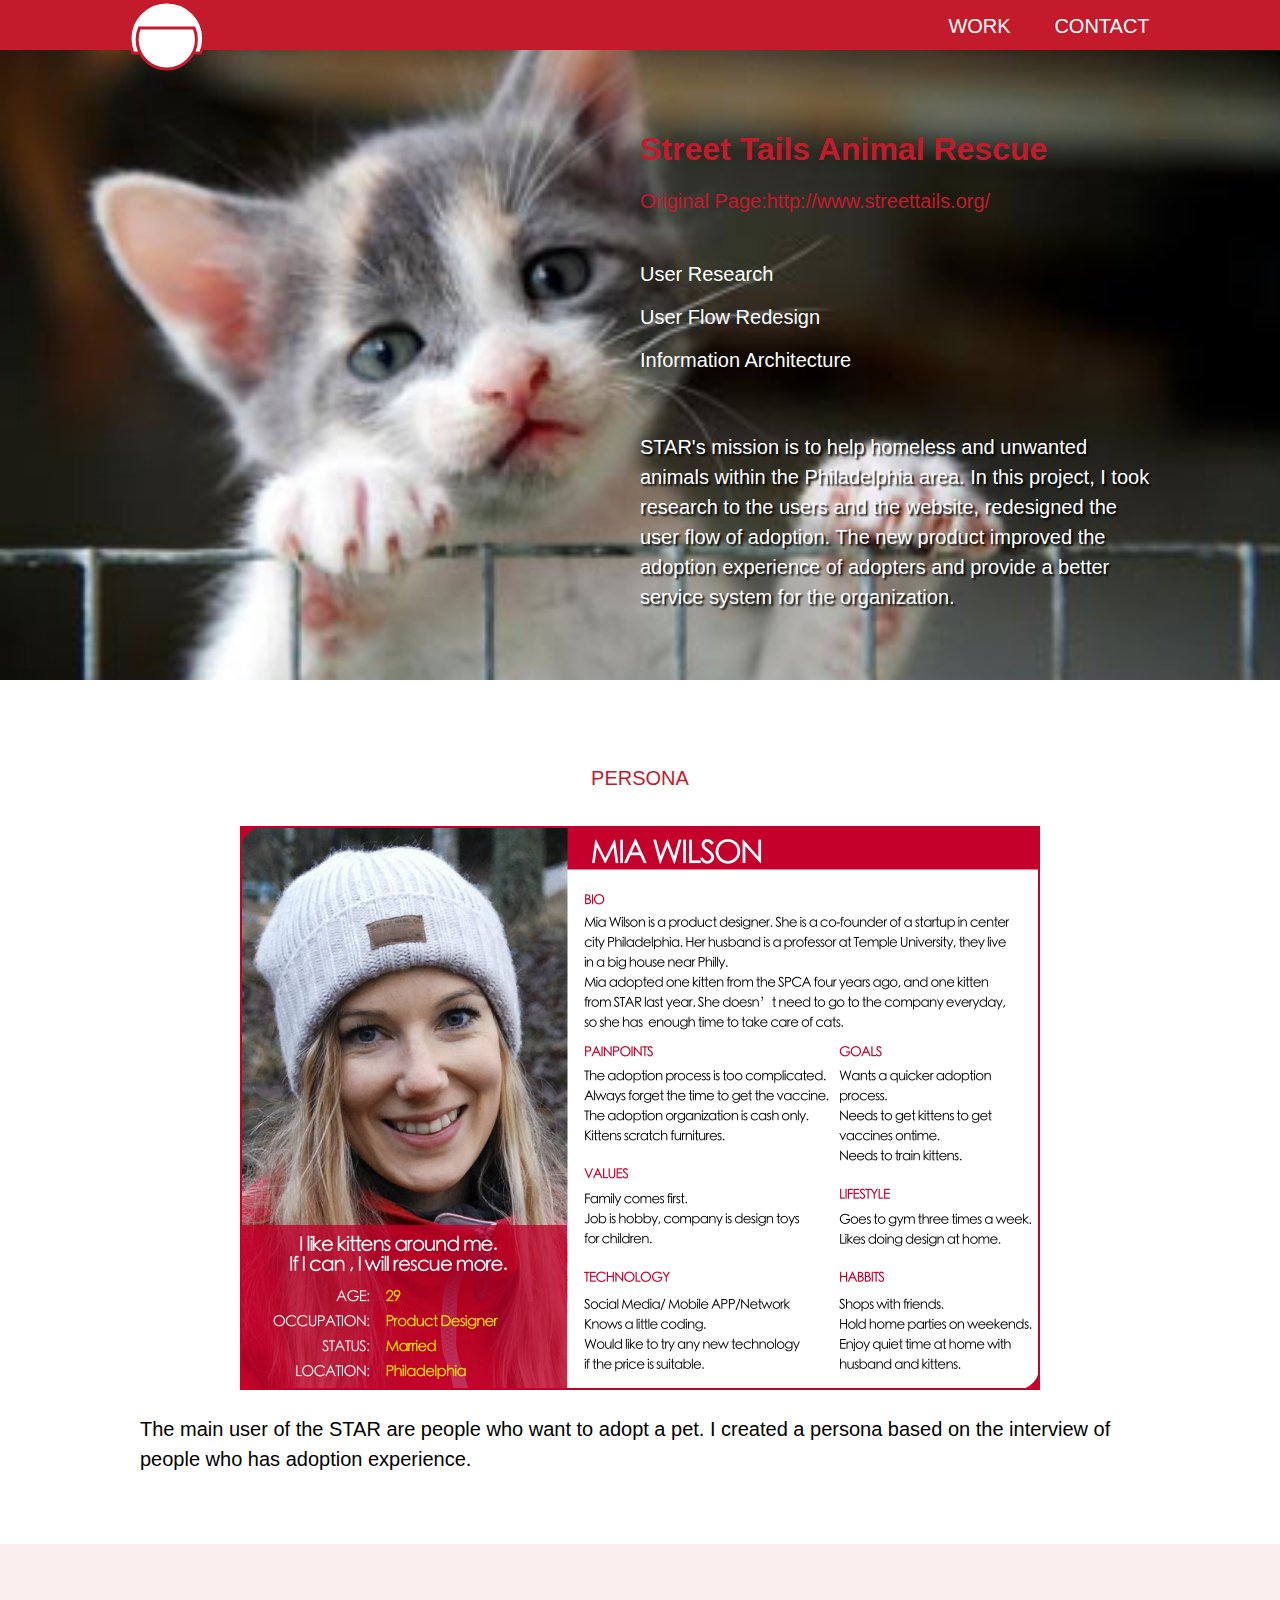
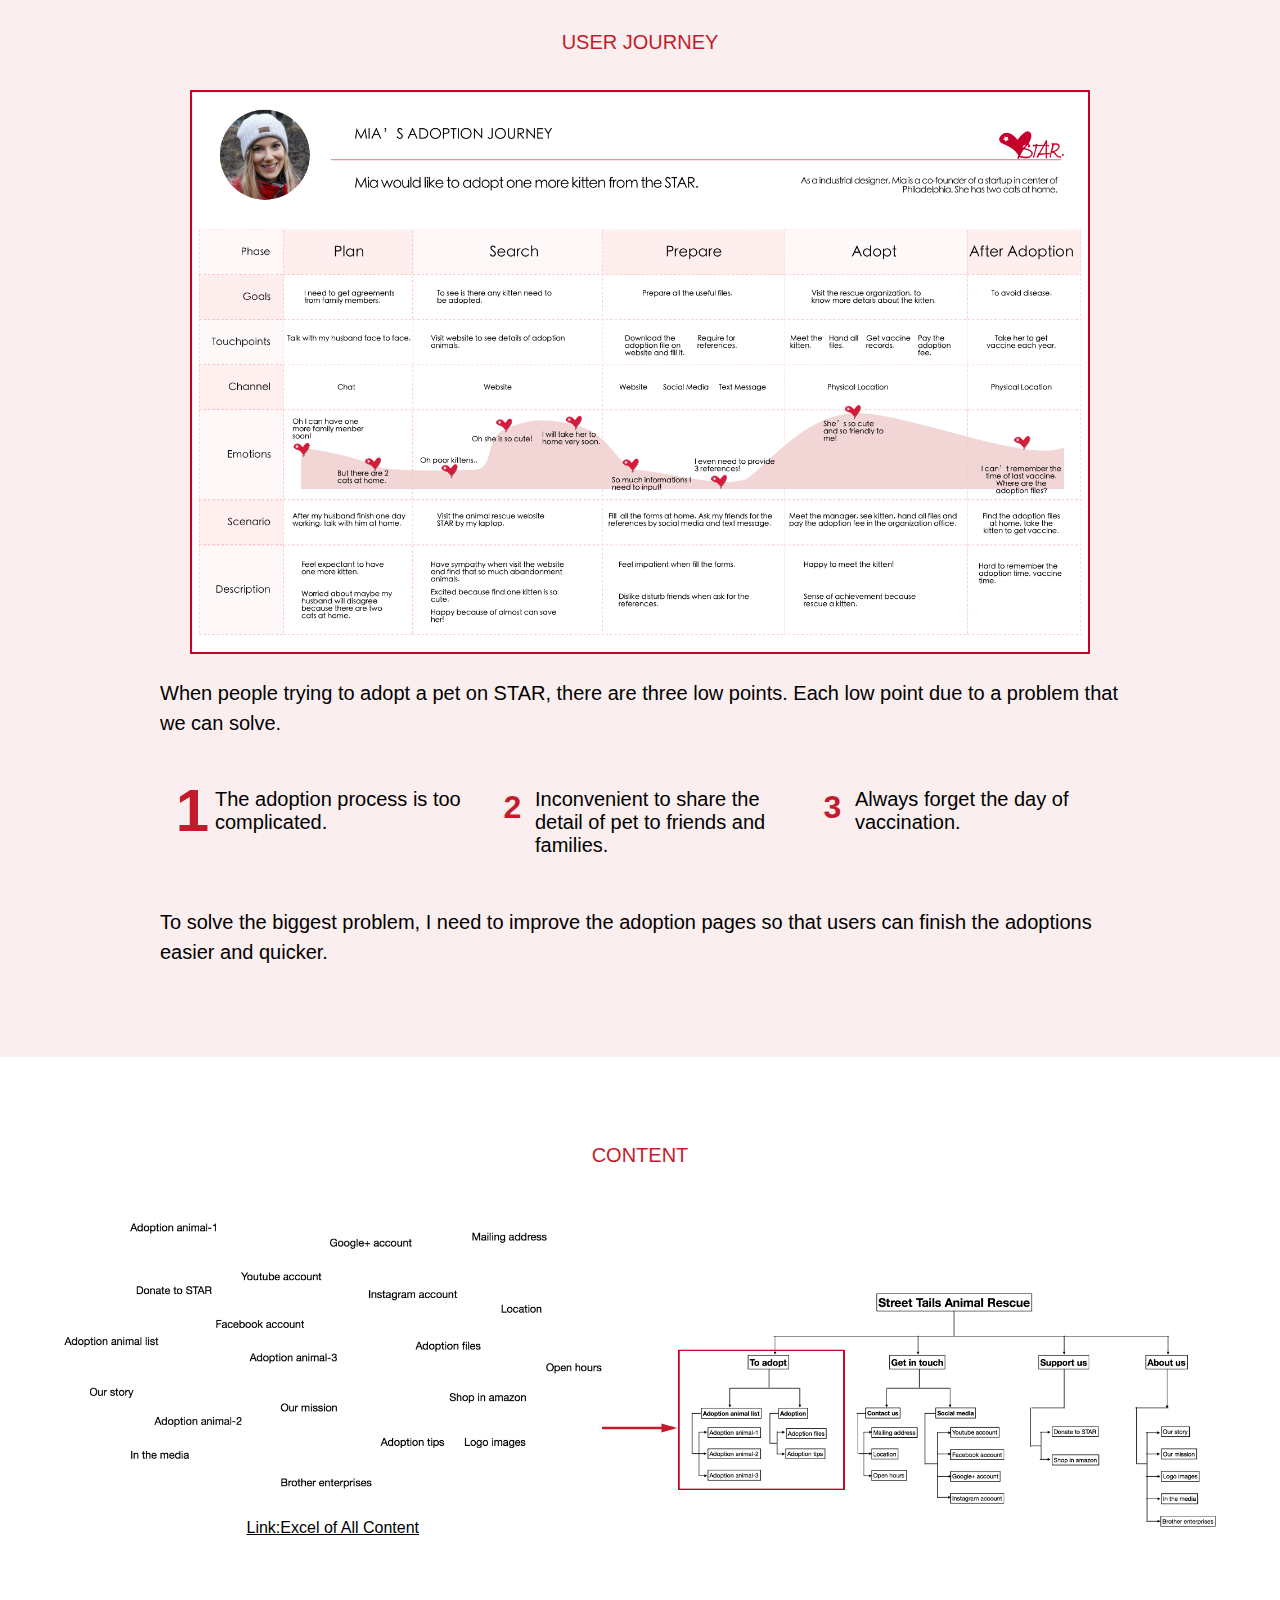
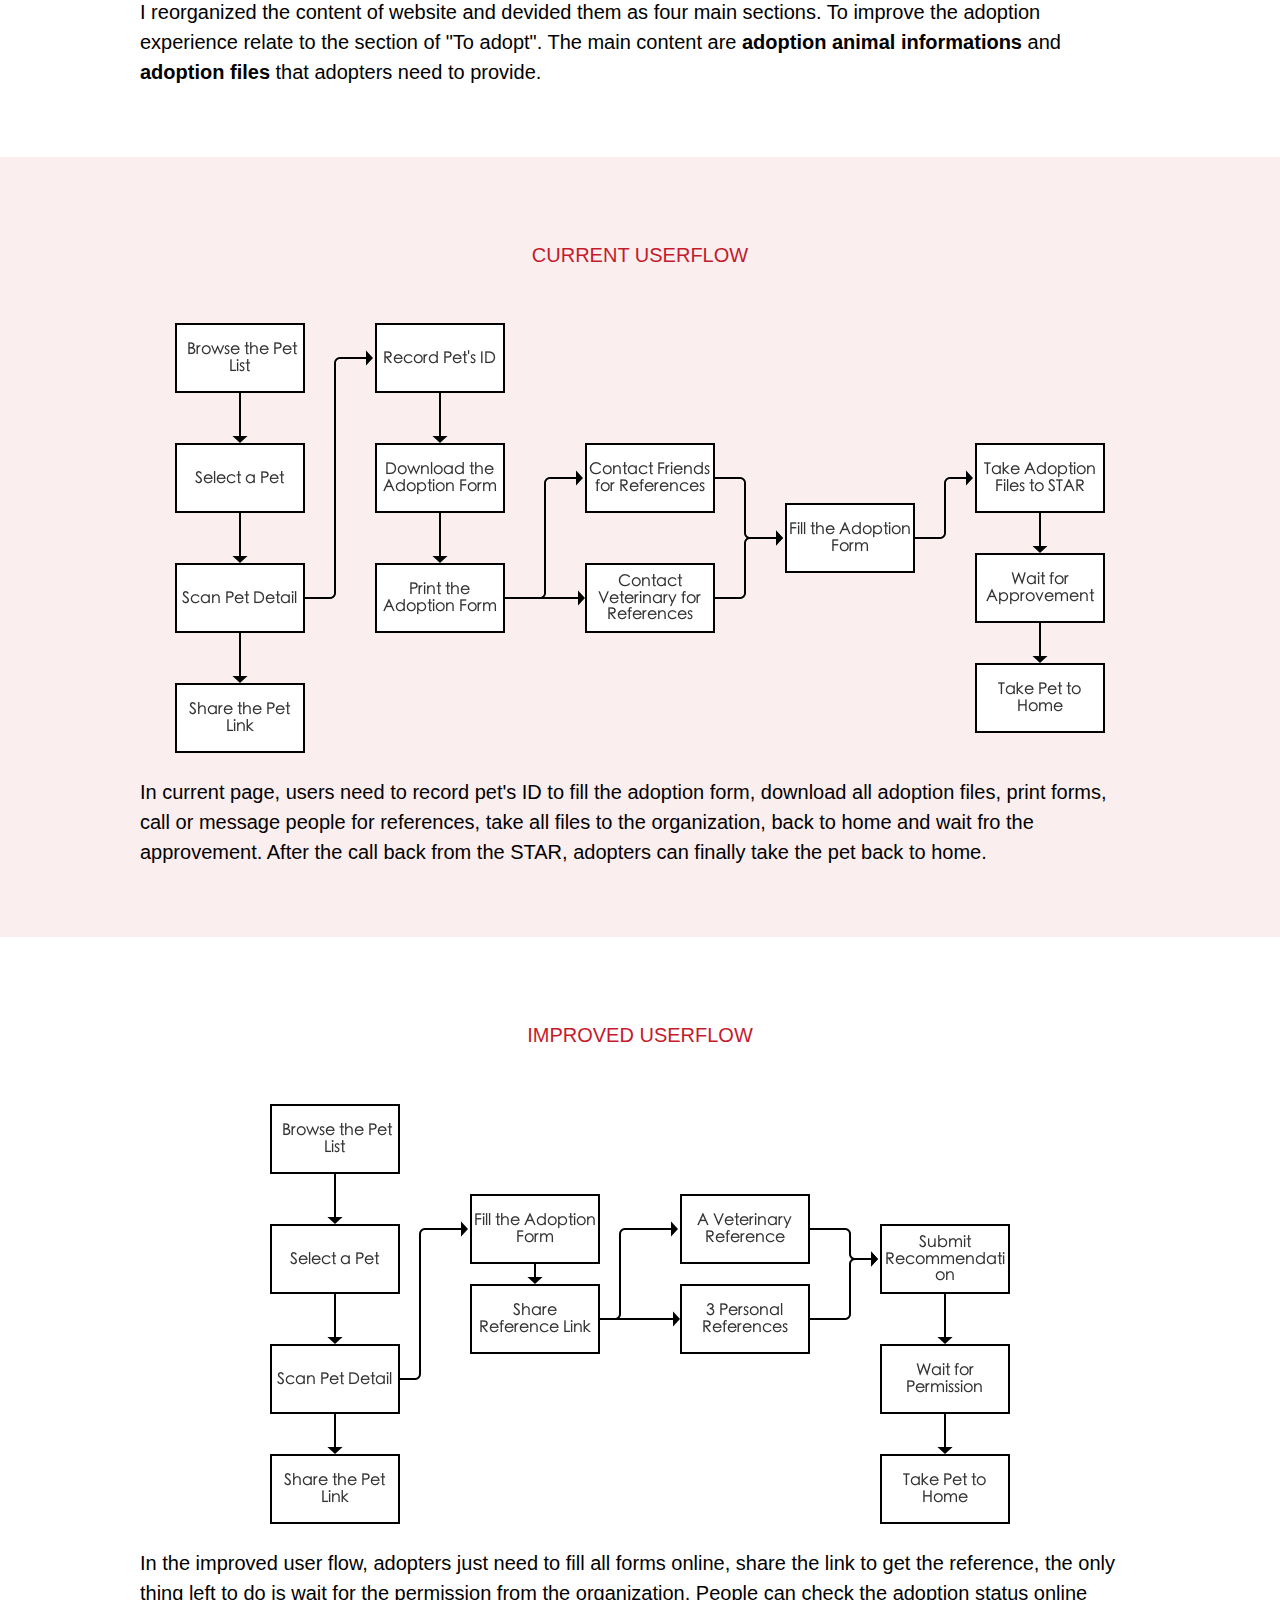
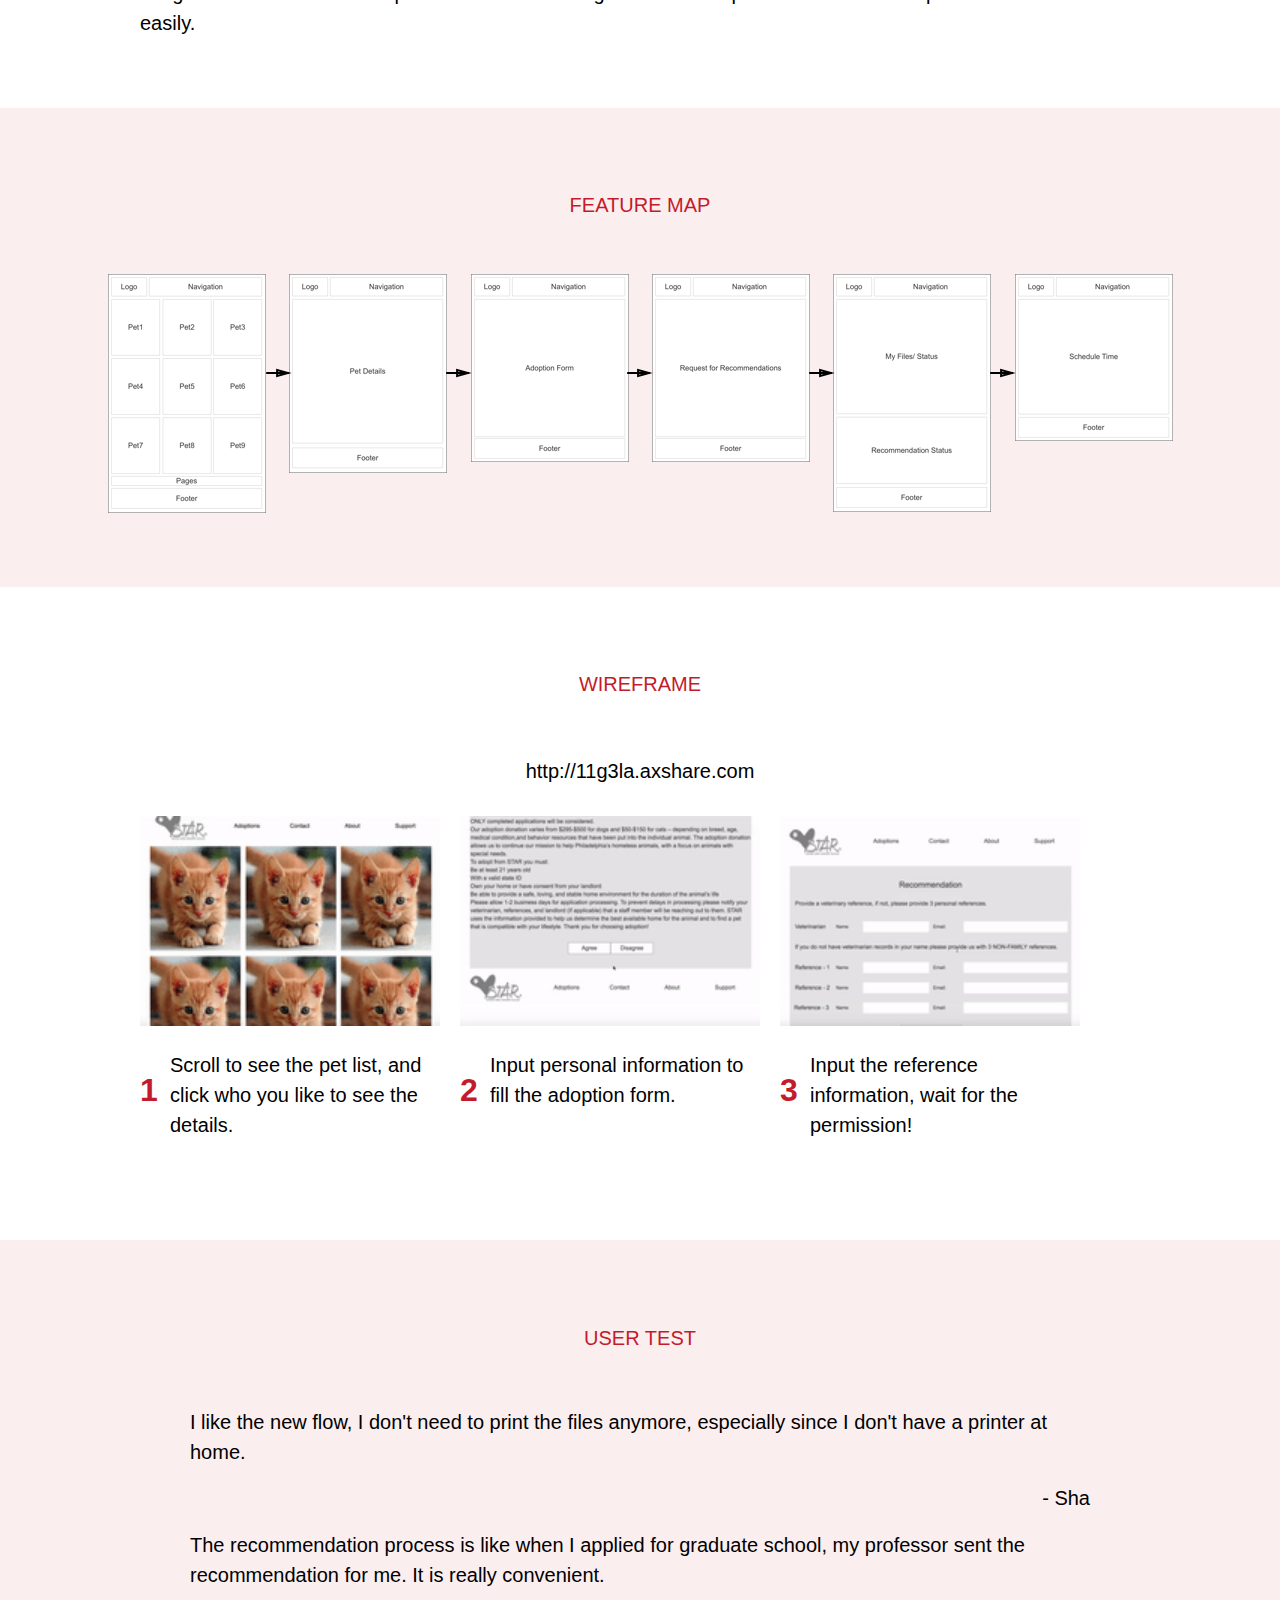
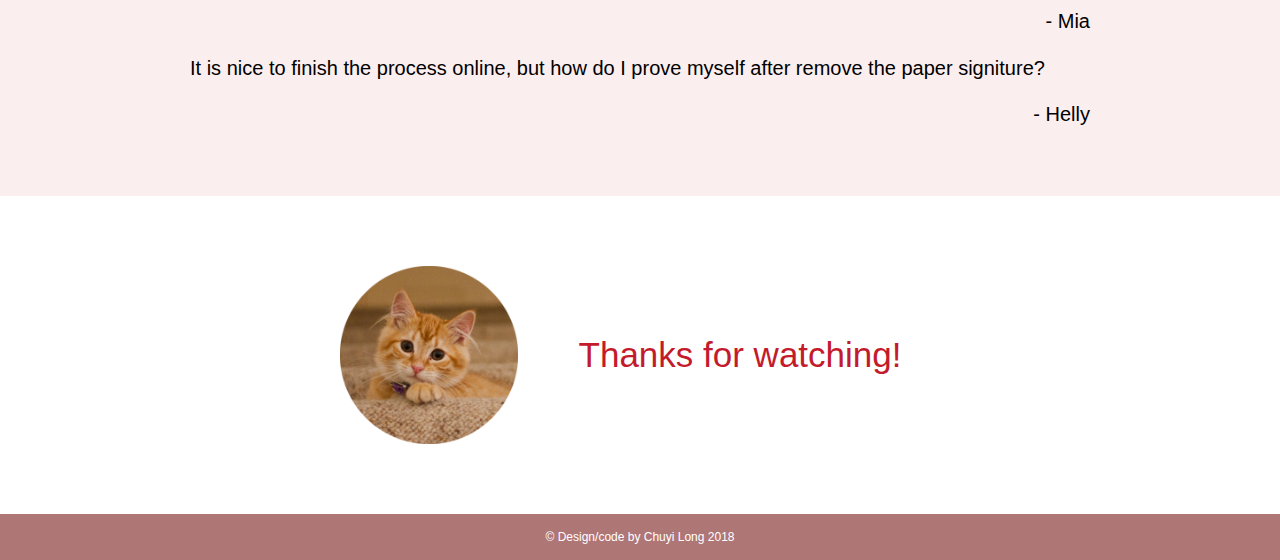
<file: animalrescue.html>
<!DOCTYPE html>
<html>
<head>
	<title></title>
	<link rel="stylesheet" type="text/css" href="style.css">
	<meta http-equiv="Content-Type" content="text/html; charset=gb2312" /> 
	<meta charste="utf-8">
</head>
<body>
<header>
	<div class="header-animal">
		<div class="header-container">
			<div class="header-left">
				<a href="http://chuyilong.com">
					<img src="images/icon-chuyi-star.svg">
				</a>
			</div>
			<div class="header-right">
				<a href="index.html#contact-id">
					<h1>CONTACT</h1>
				</a>
				<!-- <a href="index.html#about-id">
					<h2>ABOUT</h2>
				</a> -->
				
				<a href="index.html#work-id">
				    <div class="work-hover">
						<h3>WORK</h3>
					</div>
				</a>
				<!-- <div class="work-item">
					<h4>Silent Shield Brewery </h4>
					<h4>Project-2</h4>
					<h4>Project-3</h4>
					<h4>Project-4</h4>
				</div> -->
			</div>
		</div>
	</div>
</header>
	<div class="star-project">
		<div class="star-discription">
			<div class="star-dis">
				<h1>Street Tails Animal Rescue</h1>
				<h5>Original Page:http://www.streettails.org/</h5>
				<h3>User Research</h3>
				<h3>User Flow Redesign</h3>
				<h3>Information Architecture</h3>
				<p>STAR's mission is to help homeless and unwanted animals within the Philadelphia area. In this project, I took research to the users and the website, redesigned the user flow of adoption. The  new product improved the adoption experience of adopters and provide a better service system for the organization.</p>
			</div>
		</div>
		<div class="star-persona">
			<h2>PERSONA</h2>
			<img src="images/star-persona.png">
			<p>The main user of the STAR are people who want to adopt a pet. I created a persona based on the interview of people who has adoption experience.</p>
		</div>
		<div class="star-journey">
			<h2>USER JOURNEY</h2>
			<img src="images/star-userflow.png">
			
			<div class="star-problem">
			<p>When people trying to adopt a pet on STAR, there are three low points. Each low point due to a problem that we can solve.</p>
				<div class="star-j-1">
					<h1>1</h1>
					<h3>The adoption process is too complicated.</h3>
				</div>
				<div class="star-j-2">
					<h1>2</h1>
					<h3>Inconvenient to share the detail of pet to friends and families.</h3>
				</div>
				<div class="star-j-3">
					<h1>3</h1>
					<h3>Always forget the day of vaccination.</h3>
				</div>
				<p>To solve the biggest problem, I need to improve the adoption pages so that users can finish the adoptions easier and quicker.</p>
			</div>
		</div>
		<div class="star-content">
			<h2>CONTENT</h2>
			<div class="star-allcontent">
				<img src="images/star-content.png">
				<a href="star-content/ContentAudit-ChuyiLong.xlsx">Link:Excel of All Content</a>
			</div>
			<div class="star-arrow">
				<img src="images/animal-arrow.svg">
			</div>
			<div class="star-recontent">
				<img src="images/star-recontent.png">
			</div>
			<p>I reorganized the content of website and devided them as four main sections. To improve the adoption experience relate to the section of "To adopt". The main content are <span>adoption animal informations</span> and <span>adoption files </span>that adopters need to provide.</p>
		</div>
		<div class="star-flow-1">
			<h2>CURRENT USERFLOW</h2>
			<img src="images/star-current-flow.png">
			<p>In current page, users need to record pet's ID to fill the adoption form, download all adoption files, print forms, call or message people for references, take all files to the organization, back to home and wait fro the approvement. After the call back from the STAR, adopters can finally take the pet back to home.</p>
		</div>
		<div class="star-flow-2">
			<h2>IMPROVED USERFLOW</h2>
			<img src="images/star-improved-flow.png">
			<p>In the improved user flow, adopters just need to fill all forms online, share the link to get the reference, the only thing left to do is wait for the permission from the organization. People can check the adoption status online easily. </p>
		</div>
		<div class="star-featuremap">
			<h2>FEATURE MAP</h2>
			<img src="images/star-featuremap.png">
		</div>
		<div class="star-wireframe">
			<h2>WIREFRAME</h2>
				<a href="http://11g3la.axshare.com">
					<p>http://11g3la.axshare.com</p>
				</a>
			<div class="star-wire-con">
				<div class="star-wire-1">
					<img src="images/animal-1.gif">
					<div class="star-wire">
						<h1>1</h1>
						<p>Scroll to see the pet list, and click who you like to see the details.</p>
					</div>
				</div>
				<div class="star-wire-2">
					<img src="images/animal-2.gif">
					<div class="star-wire">
						<h1>2</h1>
						<p>Input personal information to fill the adoption form.</p>
					</div>
				</div>
				<div class="star-wire-3">
					<img src="images/animal-3.gif">
					<div class="star-wire">
						<h1>3</h1>
						<p>Input the reference information, wait for the permission!</p>
					</div>
				</div>
			</div>
		</div>
		<div class="star-test">
			<div class="star-tests">
				<h2>USER TEST</h2>
				<p>I like the new flow, I don't need to print the files anymore, especially since I don't have a printer at home. </p>
				<h5>- Sha</h5>
				<p>The recommendation process is like when I applied for graduate school, my professor sent the recommendation for me. It is really convenient.</p>
				<h5>- Mia</h5>
				<p>It is nice to finish the process online, but how do I prove myself after remove the paper signiture?</p>
				<h5>- Helly</h5>
			</div>
		</div>
		<div class="star-watch">
			<div class="star-w-c">
				<img src="images/star-111.png">
				<h2>Thanks for watching!</h2>
			</div>
		</div>
	</div>
	<div class="code">
		<div class="code-star">
			<h4>&copy; Design/code by Chuyi Long 2018<h4>
		</div>
	</div>
</body>
</html>
</file>
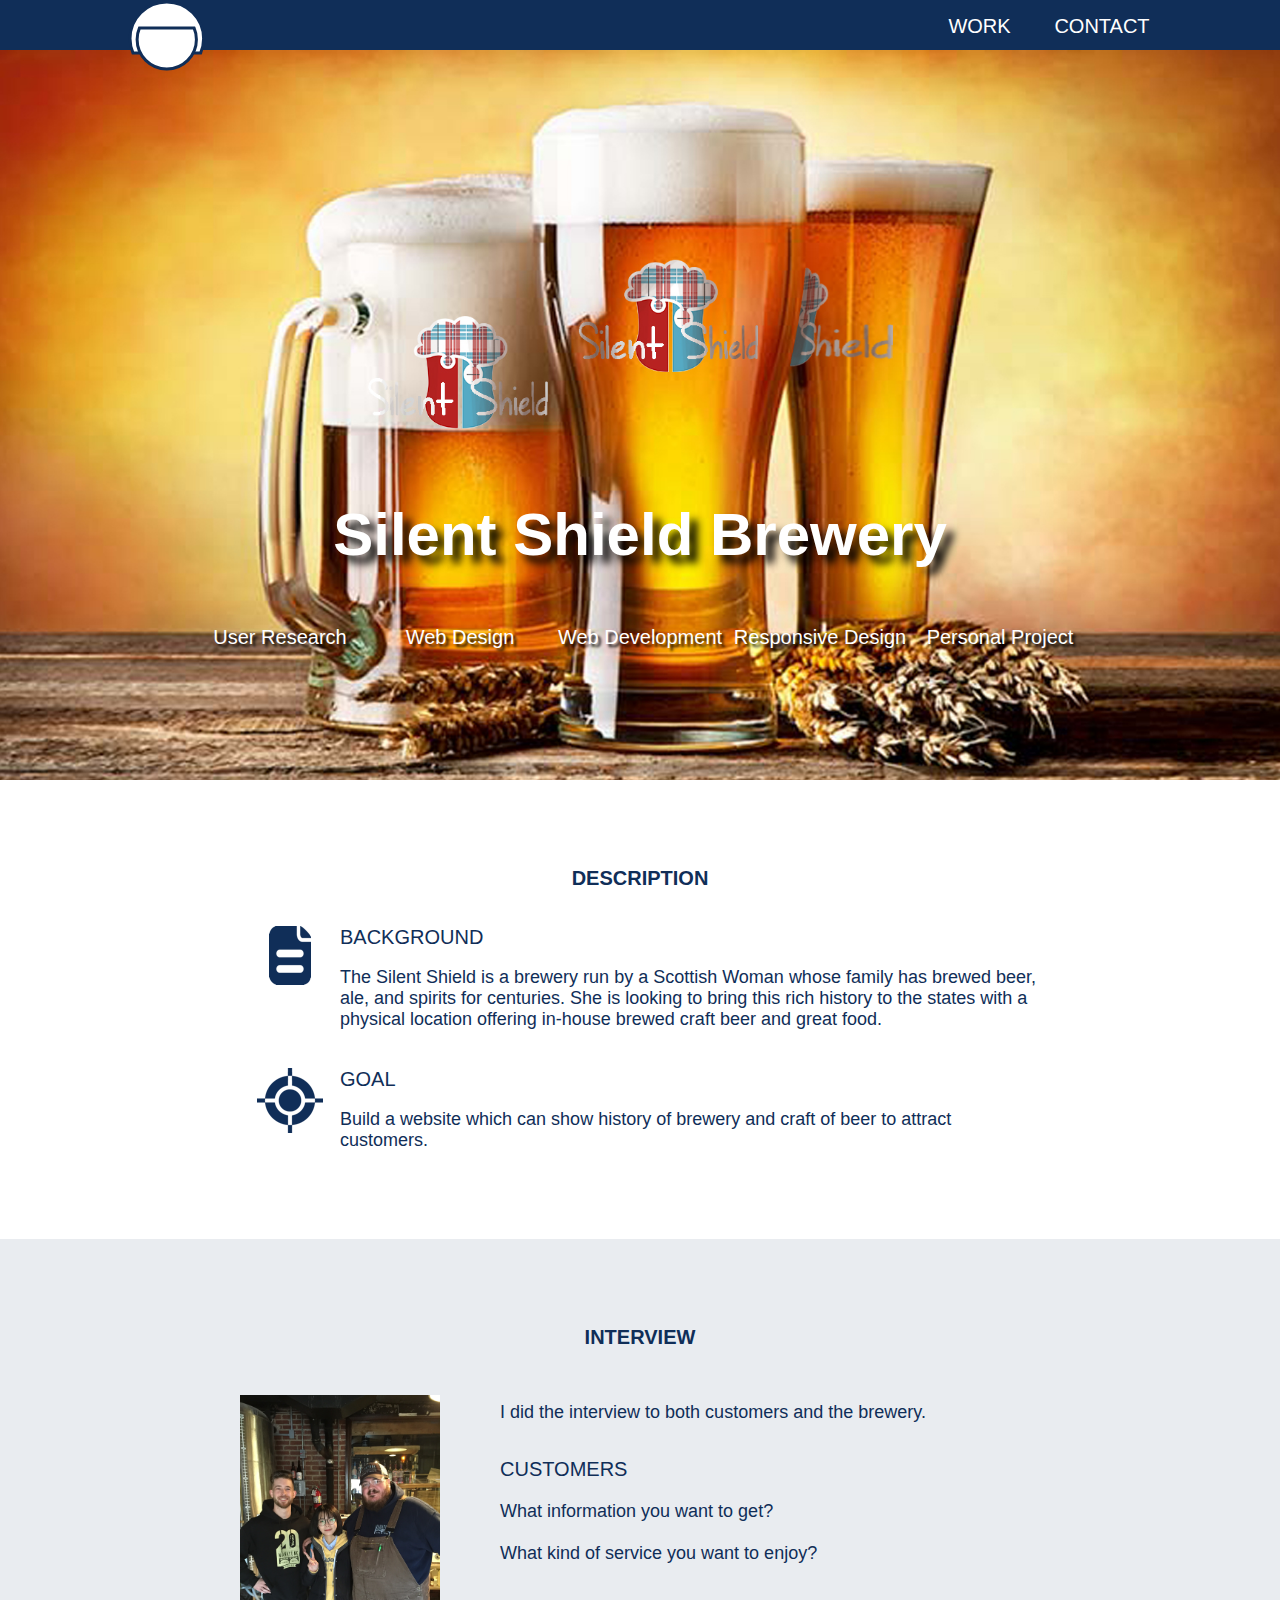
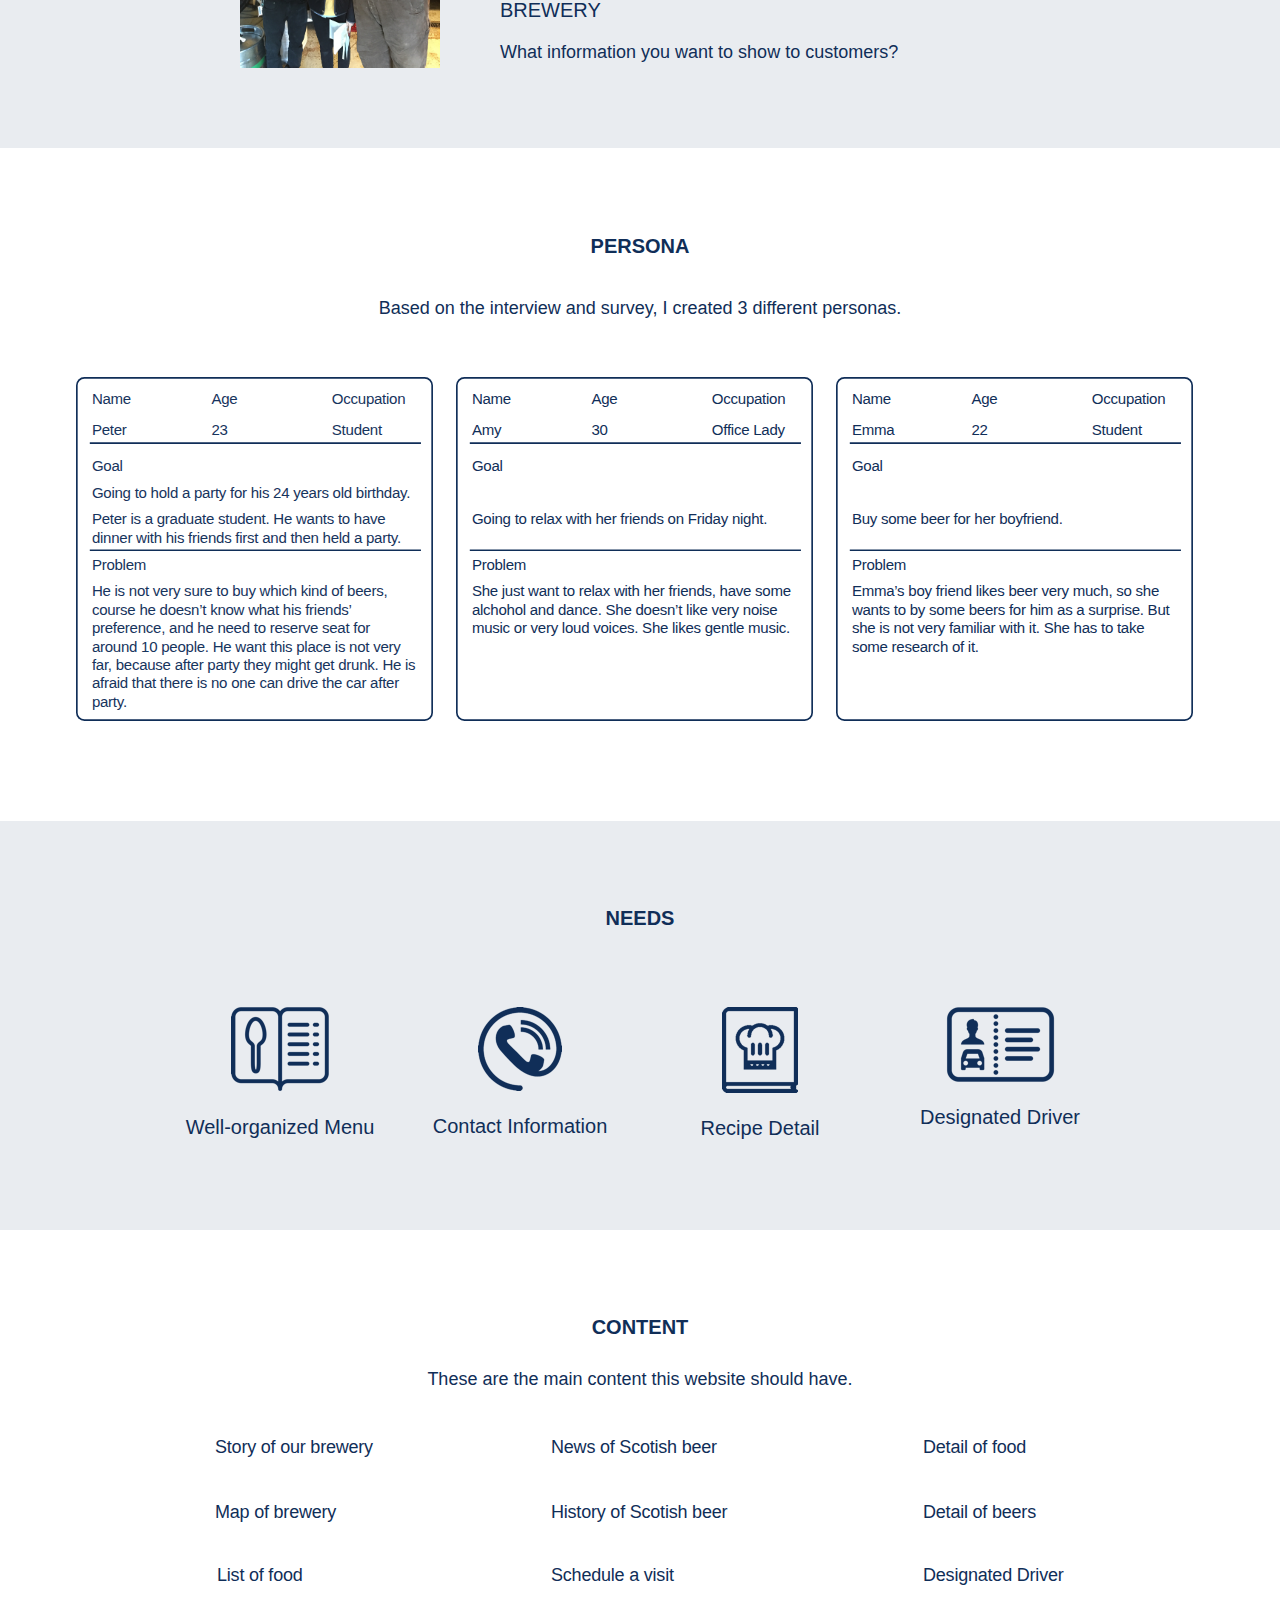
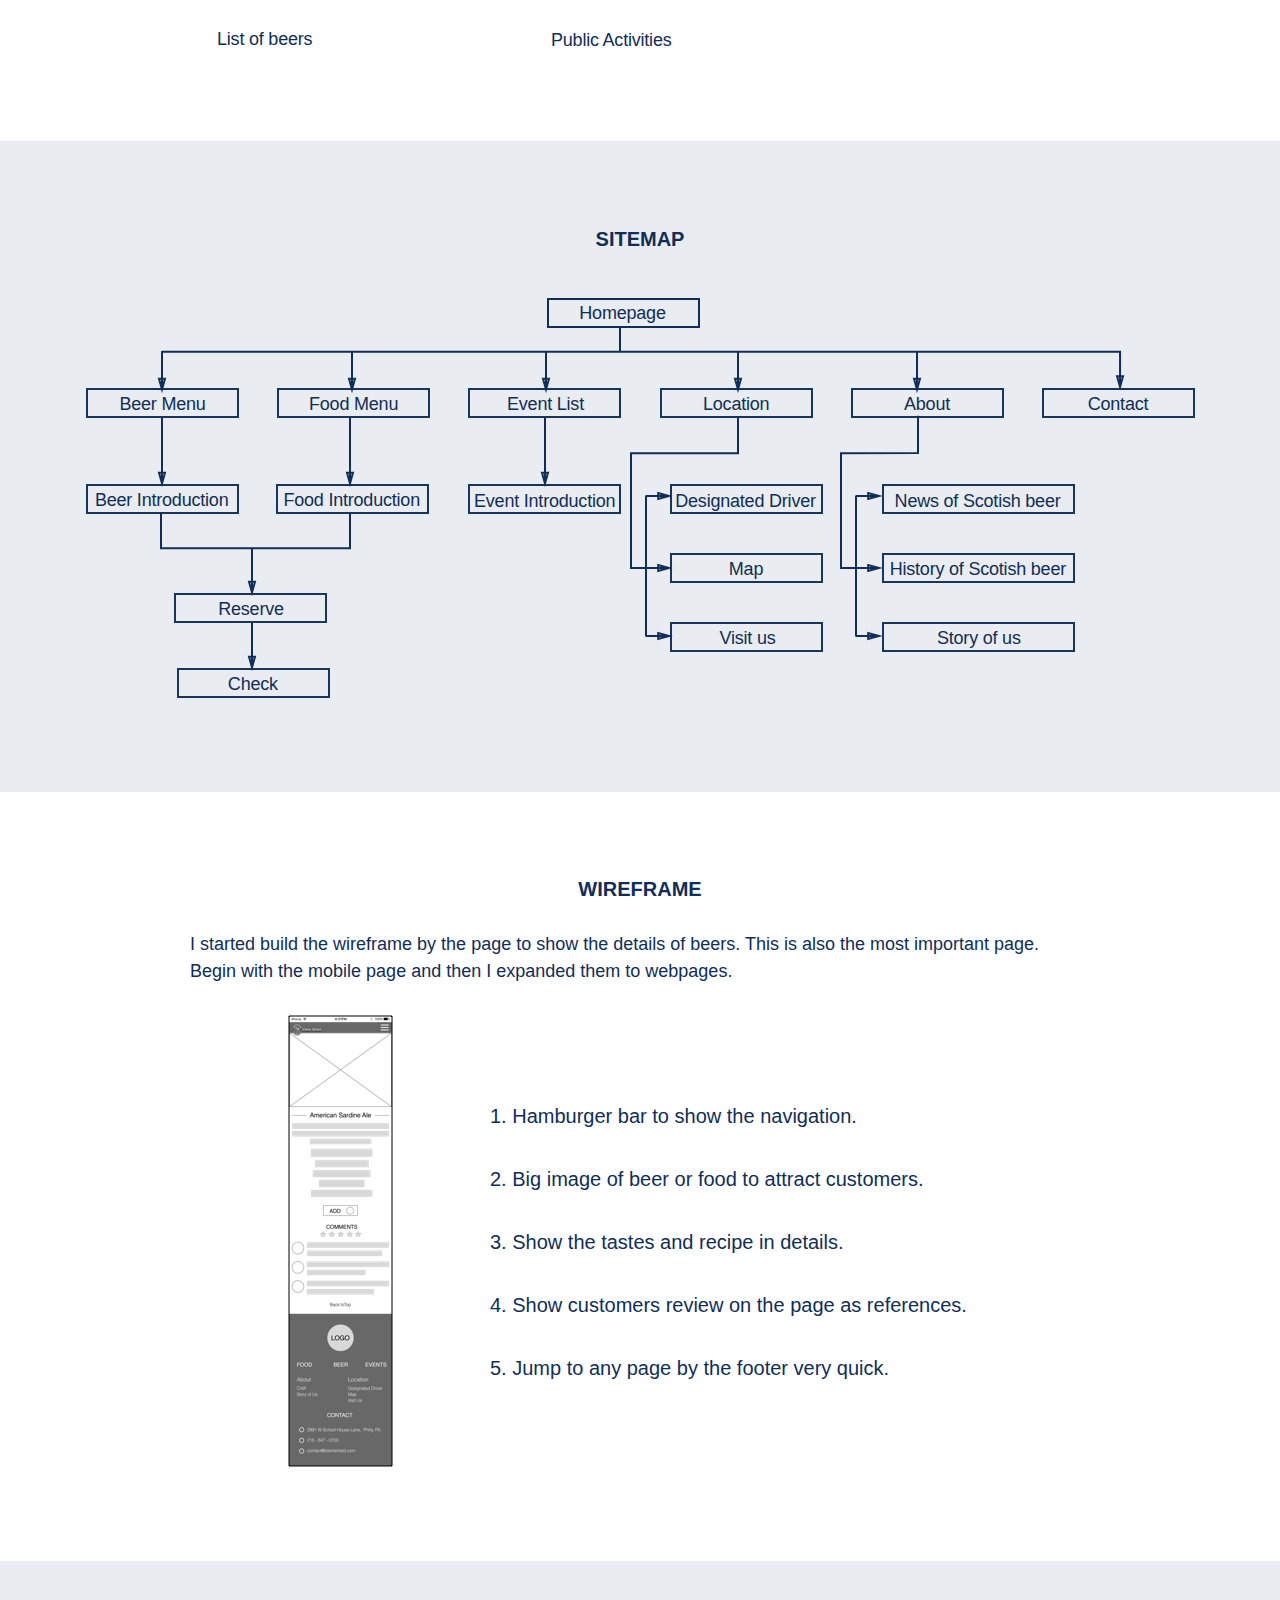
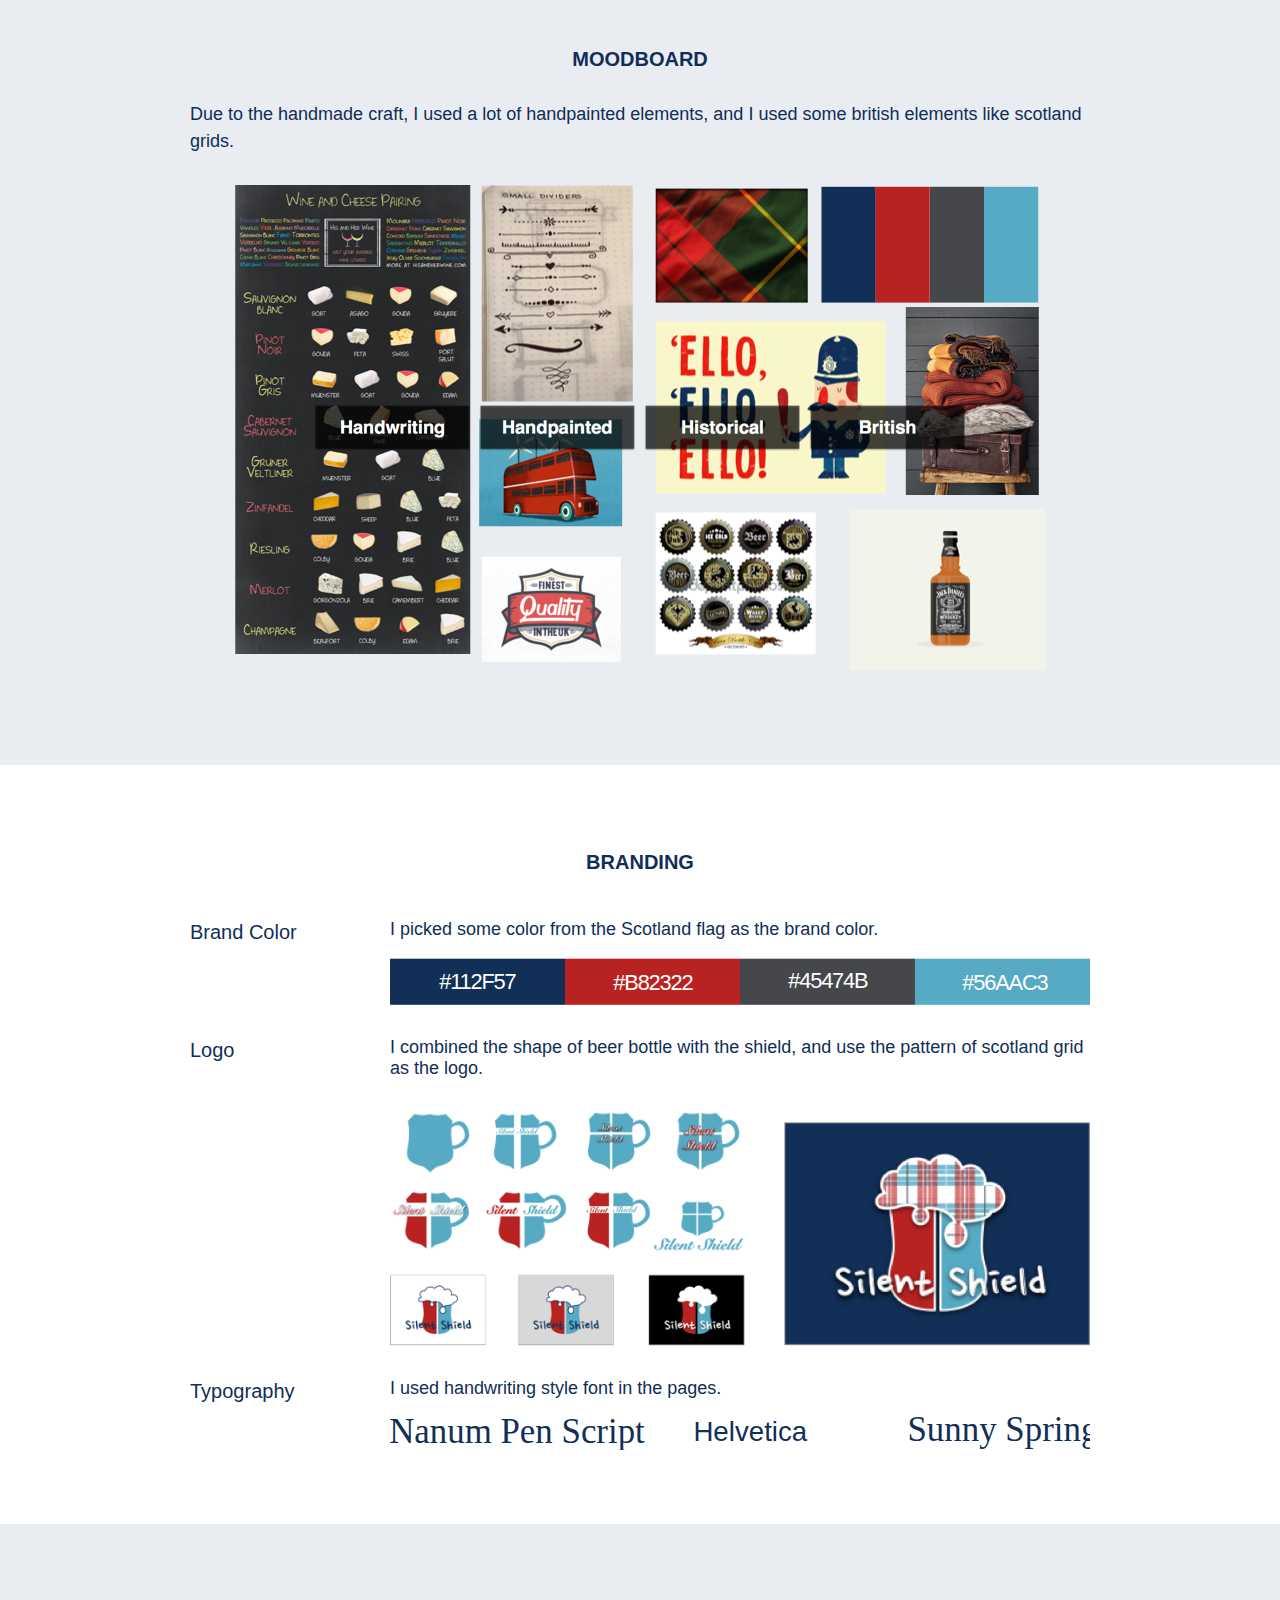
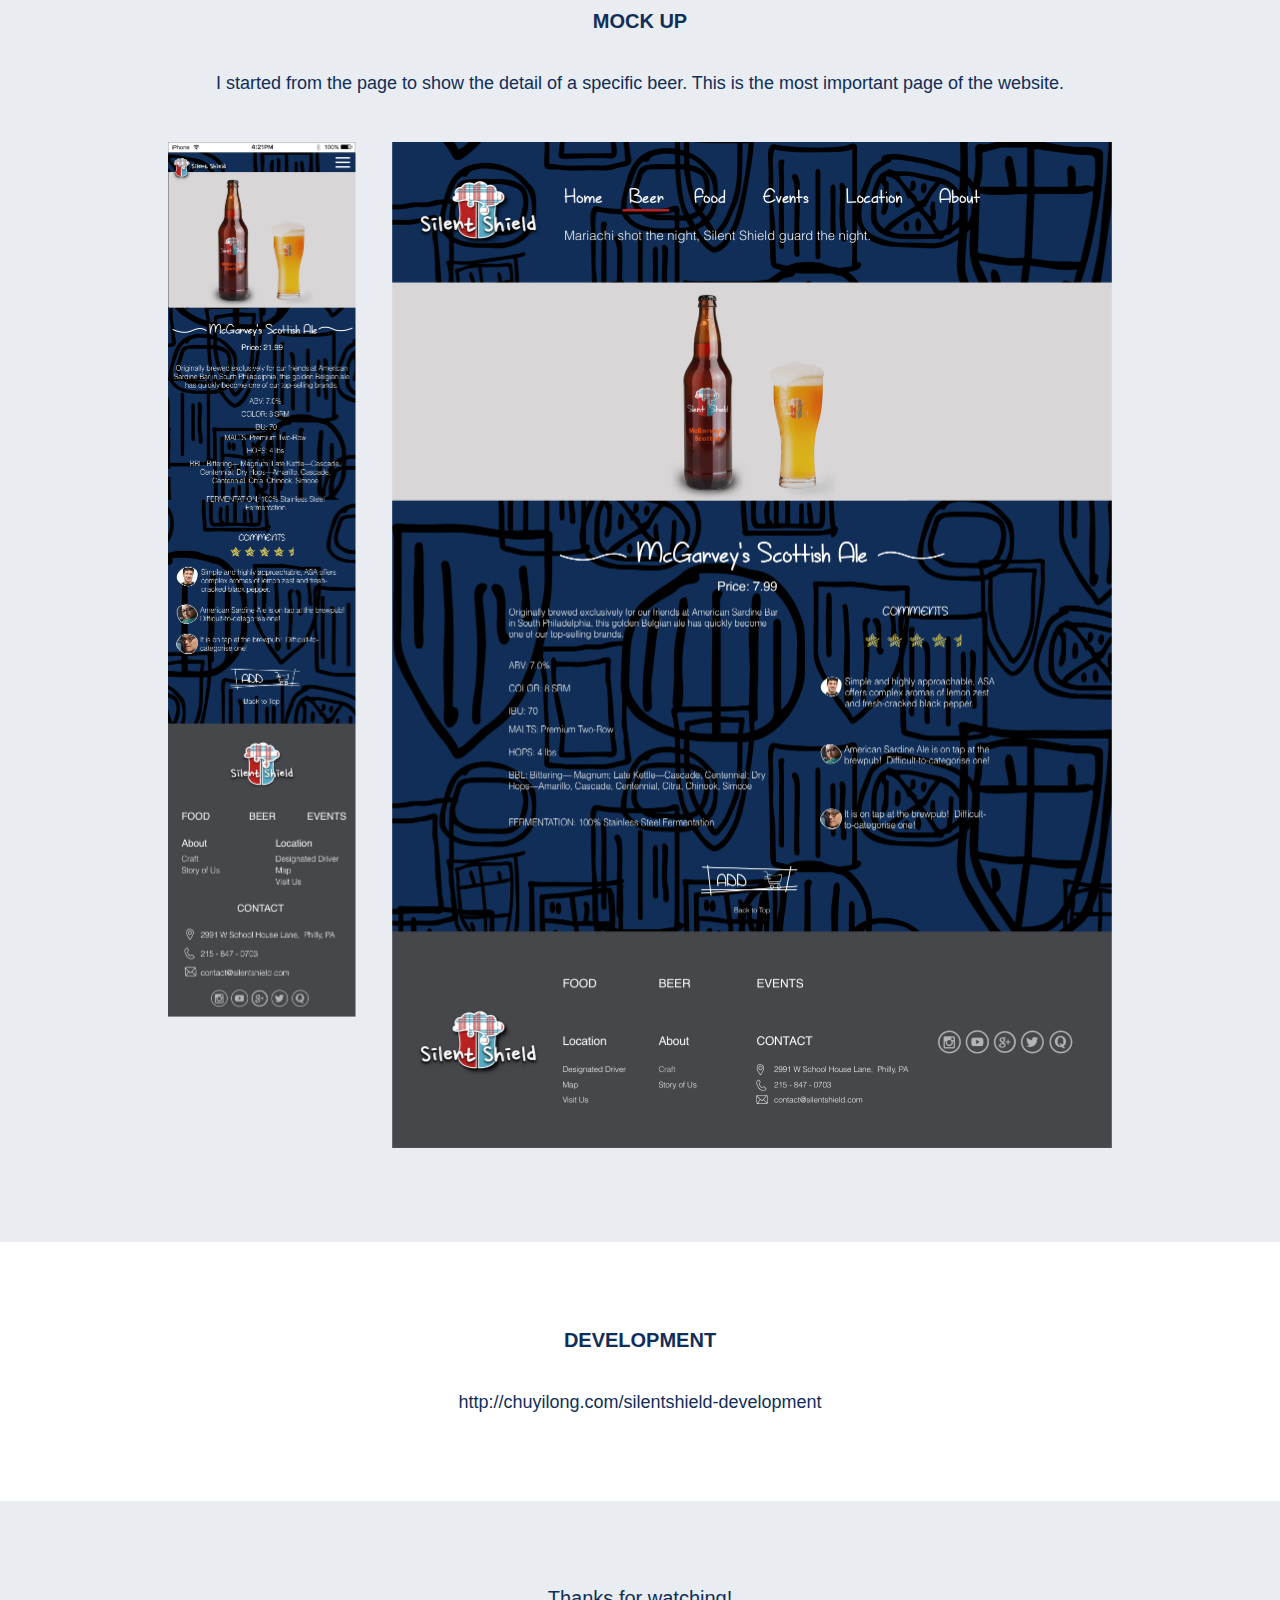
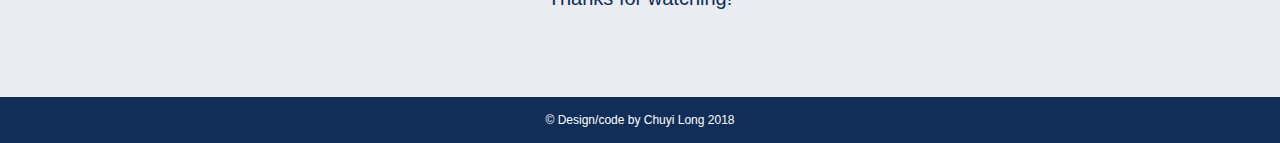
<file: silentshield.html>
<!DOCTYPE html>
<html>
<head>
	<title></title>
	<link rel="stylesheet" type="text/css" href="style.css">
	<meta http-equiv="Content-Type" content="text/html; charset=gb2312" /> 
	<meta charste="utf-8">
</head>
<body>
<header>
	<div class="header-beer">
		<div class="header-container">
			<div class="header-left">
				<a href="http://chuyilong.com">
					<img src="images/icon-chuyi-b.svg">
				</a>
			</div>
			<div class="header-right">
				<a href="index.html#contact-id">
					<h1>CONTACT</h1>
				</a>
				<!-- <a href="index.html#about-id">
					<h2>ABOUT</h2>
				</a> -->
				
				<a href="index.html#work-id">
				    <div class="work-hover">
						<h3>WORK</h3>
					</div>
				</a>
				<!-- <div class="work-item">
					<h4>Silent Shield Brewery </h4>
					<h4>Project-2</h4>
					<h4>Project-3</h4>
					<h4>Project-4</h4>
				</div> -->
			</div>
		</div>
	</div>
</header>
	<div class="beer-project">
		<div class="beer-discription">
			<h1>Silent Shield Brewery</h1>
			<div class="beer-dis">
				<h2>User Research</h2>
				<h2>Web Design</h2>
				<h2>Web Development</h2>
				<h2>Responsive Design</h2>
				<h2>Personal Project</h2>
			</div>
		</div>
		<div class="beer-chall">
			<h2>DESCRIPTION</h2>
				<div class="beer-chall-con">
					<div class="beer-chall-con-left">
						<img src="images/beer-01.png">
					</div>
					<div class="beer-chall-con-right">
						<h3>BACKGROUND</h3>
						<p>The Silent Shield is a brewery run by a Scottish Woman whose family has brewed beer, ale, and spirits for centuries.  She is looking to bring this rich history to the states with a physical location offering in-house brewed craft beer and great food. </p>
					</div>
				</div>
				<div class="beer-chall-con">
					<div class="beer-chall-con-left">
						<img src="images/beer-02.png">
					</div>
					<div class="beer-chall-con-right">
						<h3>GOAL</h3>
						<p>Build a website which can show history of brewery and craft of beer to attract customers.</p>
					</div>
				</div>
		</div>
		<div class="beer-interview">
			<h2>INTERVIEW</h2>
			<div class="beer-interview-con">
				<div class="beer-interview-l">
					<img src="images/beer-03.png">
				</div>
				<div class="beer-interview-r">
					<p>I did the interview to both customers and the brewery.</p>
					<h3>CUSTOMERS</h3>
					<p>
						What information you want to get?<br><br>
What kind of service you want to enjoy? 
					</p>
					<h3>BREWERY</h3>
					<p>What information you want to show to customers?</p>
				</div>
			</div>
		</div>
		<div class="beer-persona">
			<h2>PERSONA</h2>
			<p>Based on the interview and survey, I created 3 different personas.</p>
			<div class="beer-persona-con">
				<img src="images/beer-p-1.svg">
				<img src="images/beer-p-2.svg">
				<img src="images/beer-p-3.svg">
			</div>
		</div>
		<div class="beer-need-con">
			<div class="beer-need">
				<h2>NEEDS</h2>
				<div class="beer-need-item">
					<div class="beer-need-img">
						<img src="images/beer-04.png">
					</div>
					<h3>Well-organized Menu</h3>
				</div>
				<div class="beer-need-item">
					<div class="beer-need-img">
						<img src="images/beer-05.png">
					</div>
					<h3>Contact Information</h3>
				</div>
				<div class="beer-need-item">
					<div class="beer-need-img">
						<img src="images/beer-06.png">
					</div>
					<h3>Recipe Detail</h3>
				</div>
				<div class="beer-need-item">
					<div class="beer-need-img">
						<img src="images/beer-07.png">
					</div>
					<h3>Designated Driver</h3>
				</div>
			</div>
		</div>
		<div class="beer-content">
			<h2>CONTENT</h2>
			<p>These are the main content this website should have.</p>
			<img src="images/beer-content.svg">
		</div>
		<div class="beer-sitemap">
			<h2>SITEMAP</h2>
			<img src="images/beer-sitemap.svg">
		</div>
		<div class="beer-wireframe">
			<h2>WIREFRAME</h2>
				<p>I  started build the wireframe by the page to show the details of beers. This is also the most important page. Begin with the mobile page and then I expanded them to webpages.</p>
			<div class="beer-wire">
				<div class="beer-wireframe-l">
					<img src="images/beer-09.png">
				</div>
				<div class="beer-wireframe-r">
					<h3>1. Hamburger bar to show the navigation.</h3>
					<h3>2. Big image of beer or food to attract customers.</h3>
					<h3>3. Show the tastes and recipe in details.</h3>
					<h3>4. Show customers review on the page as references.</h3>
					<h3>5. Jump to any page by the footer very quick.</h3>
				</div>
			</div>
		</div>
		<div class="beer-moodboard">
			<h2>MOODBOARD</h2>
			<p>Due to the handmade craft, I used a lot of handpainted elements, and I used some british elements like scotland grids.</p>
			<img src="images/beer-moodboard.png">

		</div>
		<div class="beer-branding">
			<h2>BRANDING</h2>
			<div class="beer-brand-con">
				<div class="beer-brand-1">
					<div class="beer-brand-l">
						<h3>Brand Color</h3>
					</div>
					<div class="beer-brand-r">
						<p>I picked some color from the Scotland flag as the brand color.</p>
						<img src="images/beer-10.svg">
					</div>
				</div>
				<div class="beer-brand-1">
					<div class="beer-brand-l">
						<h3>Logo</h3>
					</div>
					<div class="beer-brand-r">
						<p>I combined the shape of beer bottle with the shield, and use the pattern of scotland grid as the logo.</p>
						<img src="images/beer-11.png">
					</div>
				</div>
				<div class="beer-brand-1">
					<div class="beer-brand-l">
						<h3>Typography</h3>
					</div>
					<div class="beer-brand-r">
						<p>I used handwriting style font in the pages.</p>
						<img src="images/beer-12.svg">
					</div>
				</div>
			</div>
		
		</div>
		<div class="beer-mockup">
			<div class="beer-mockup-con">
				<h2>MOCK UP</h2>
				<p>I started from the page to show the detail of a specific beer. This is the most important page of the website.</p>
				<div class="beer-mockup-l">
					<img src="images/beer-mock-m.svg">
				</div>
				<div class="beer-mockup-r">
					<img src="images/beer-mock-pc.svg">
				</div>
			</div>
		</div>
		<div class="beer-design">
			<h2>DEVELOPMENT</h2>
				<a href="http://chuyilong.com/silentshield-development">
					<p>http://chuyilong.com/silentshield-development</p>
				</a>
		</div>
		<div class="beer-watch">
			<h2>Thanks for watching!</h2>
		</div>
	</div>
	<div class="code">
		<div class="code-beer">
			<h4>&copy; Design/code by Chuyi Long 2018<h4>
		</div>
	</div>
</body>
</html>
</file>
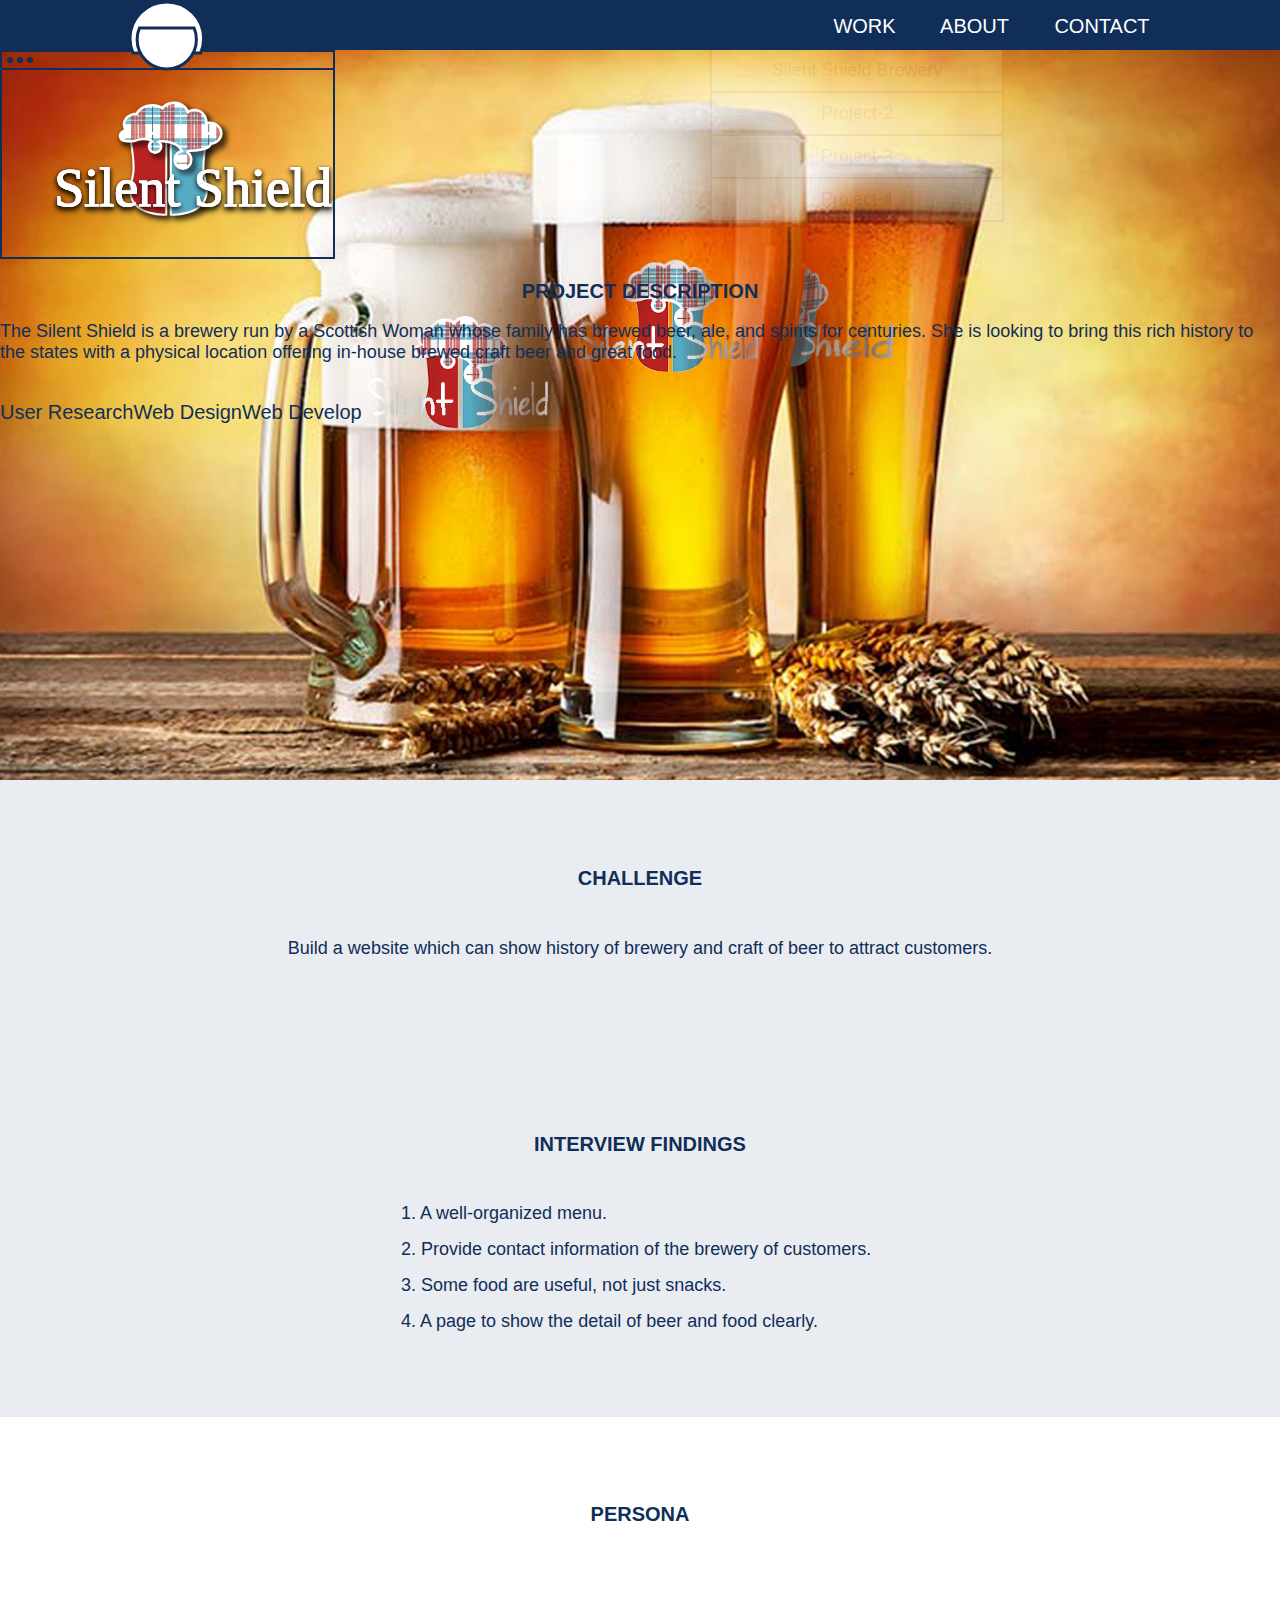
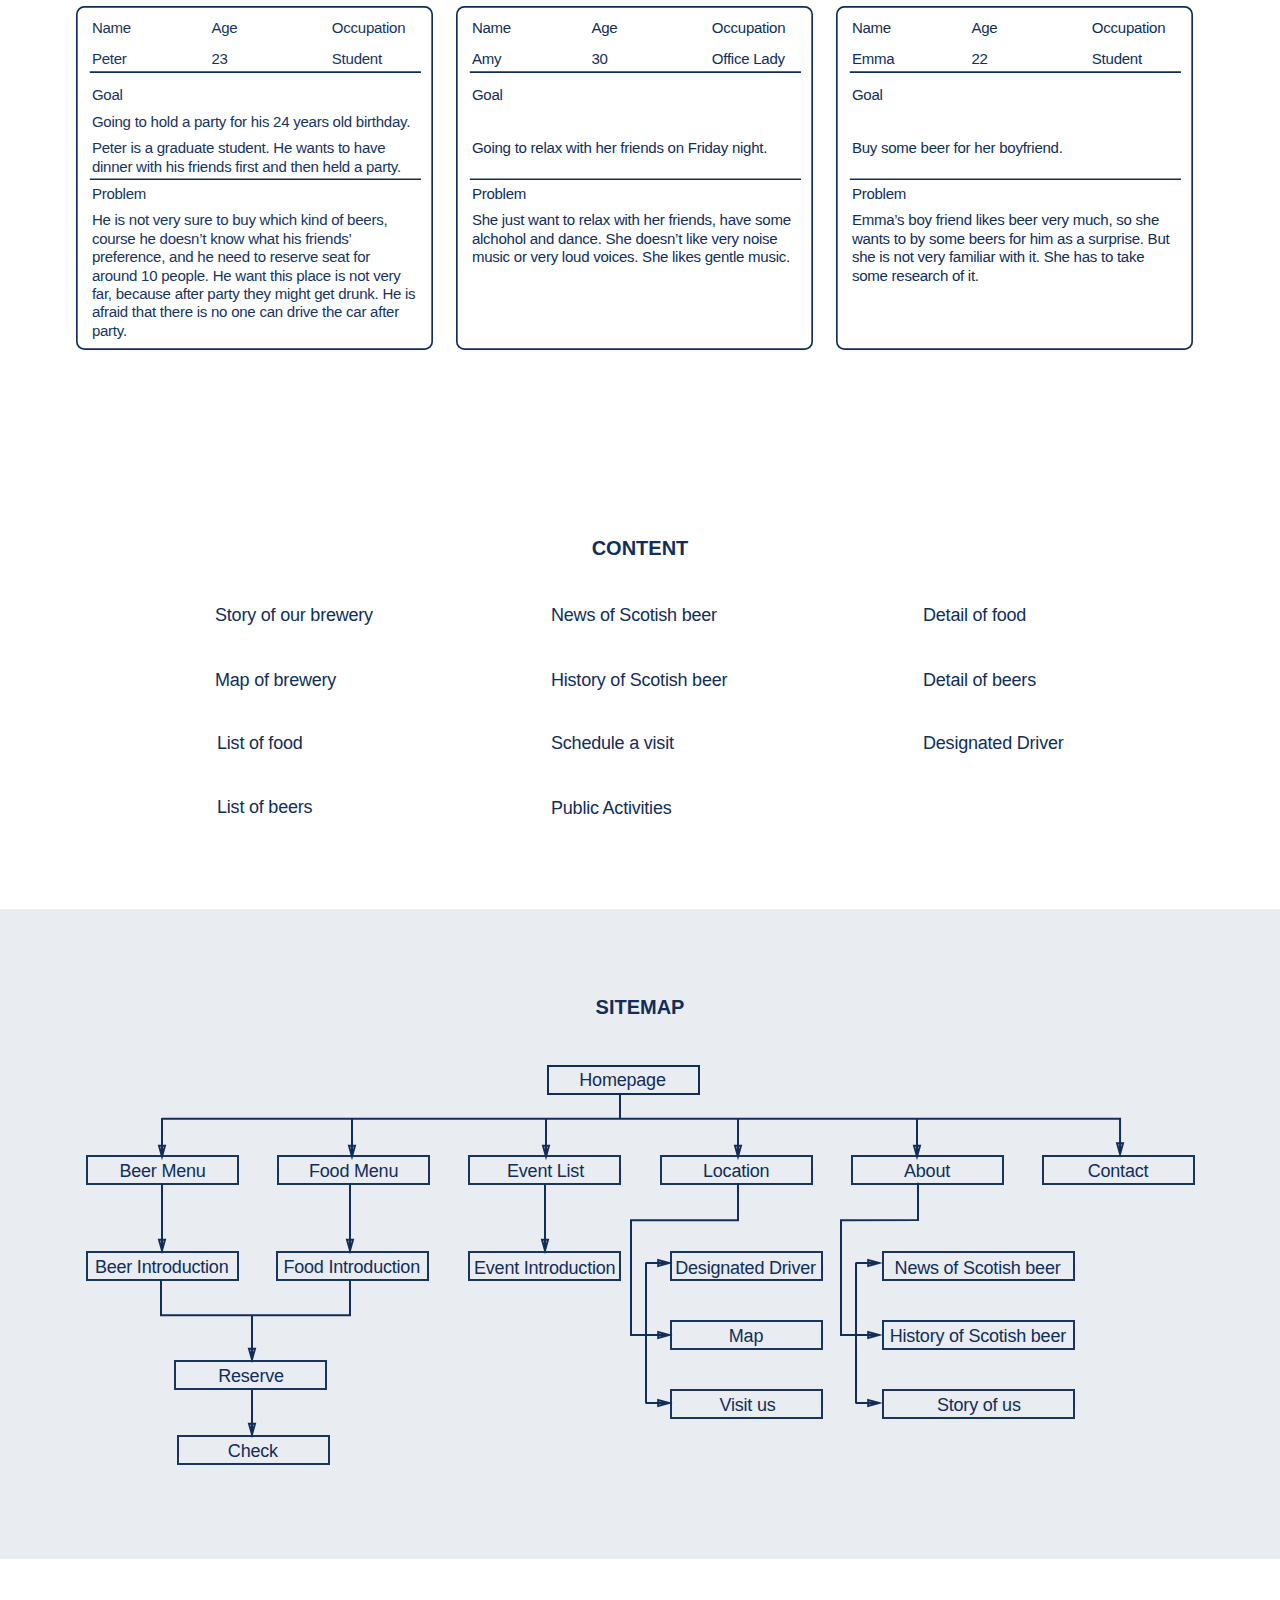
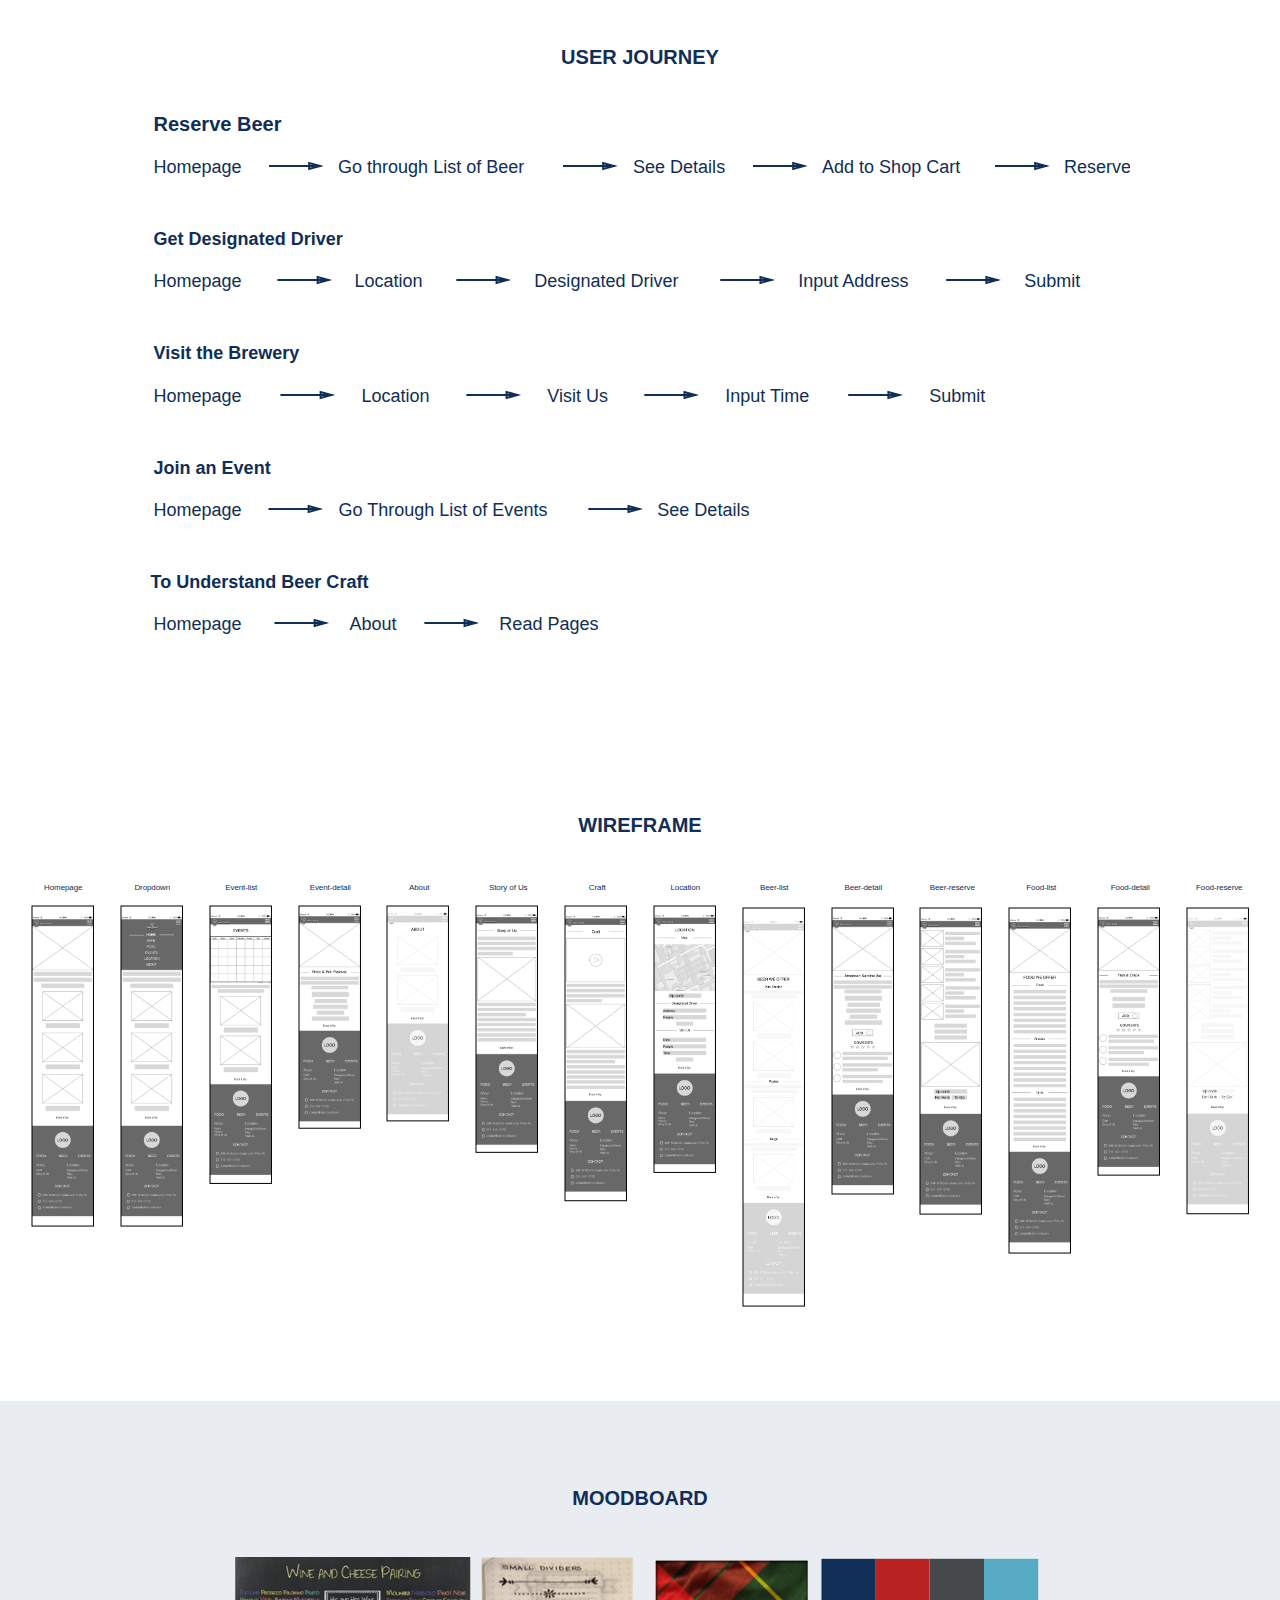
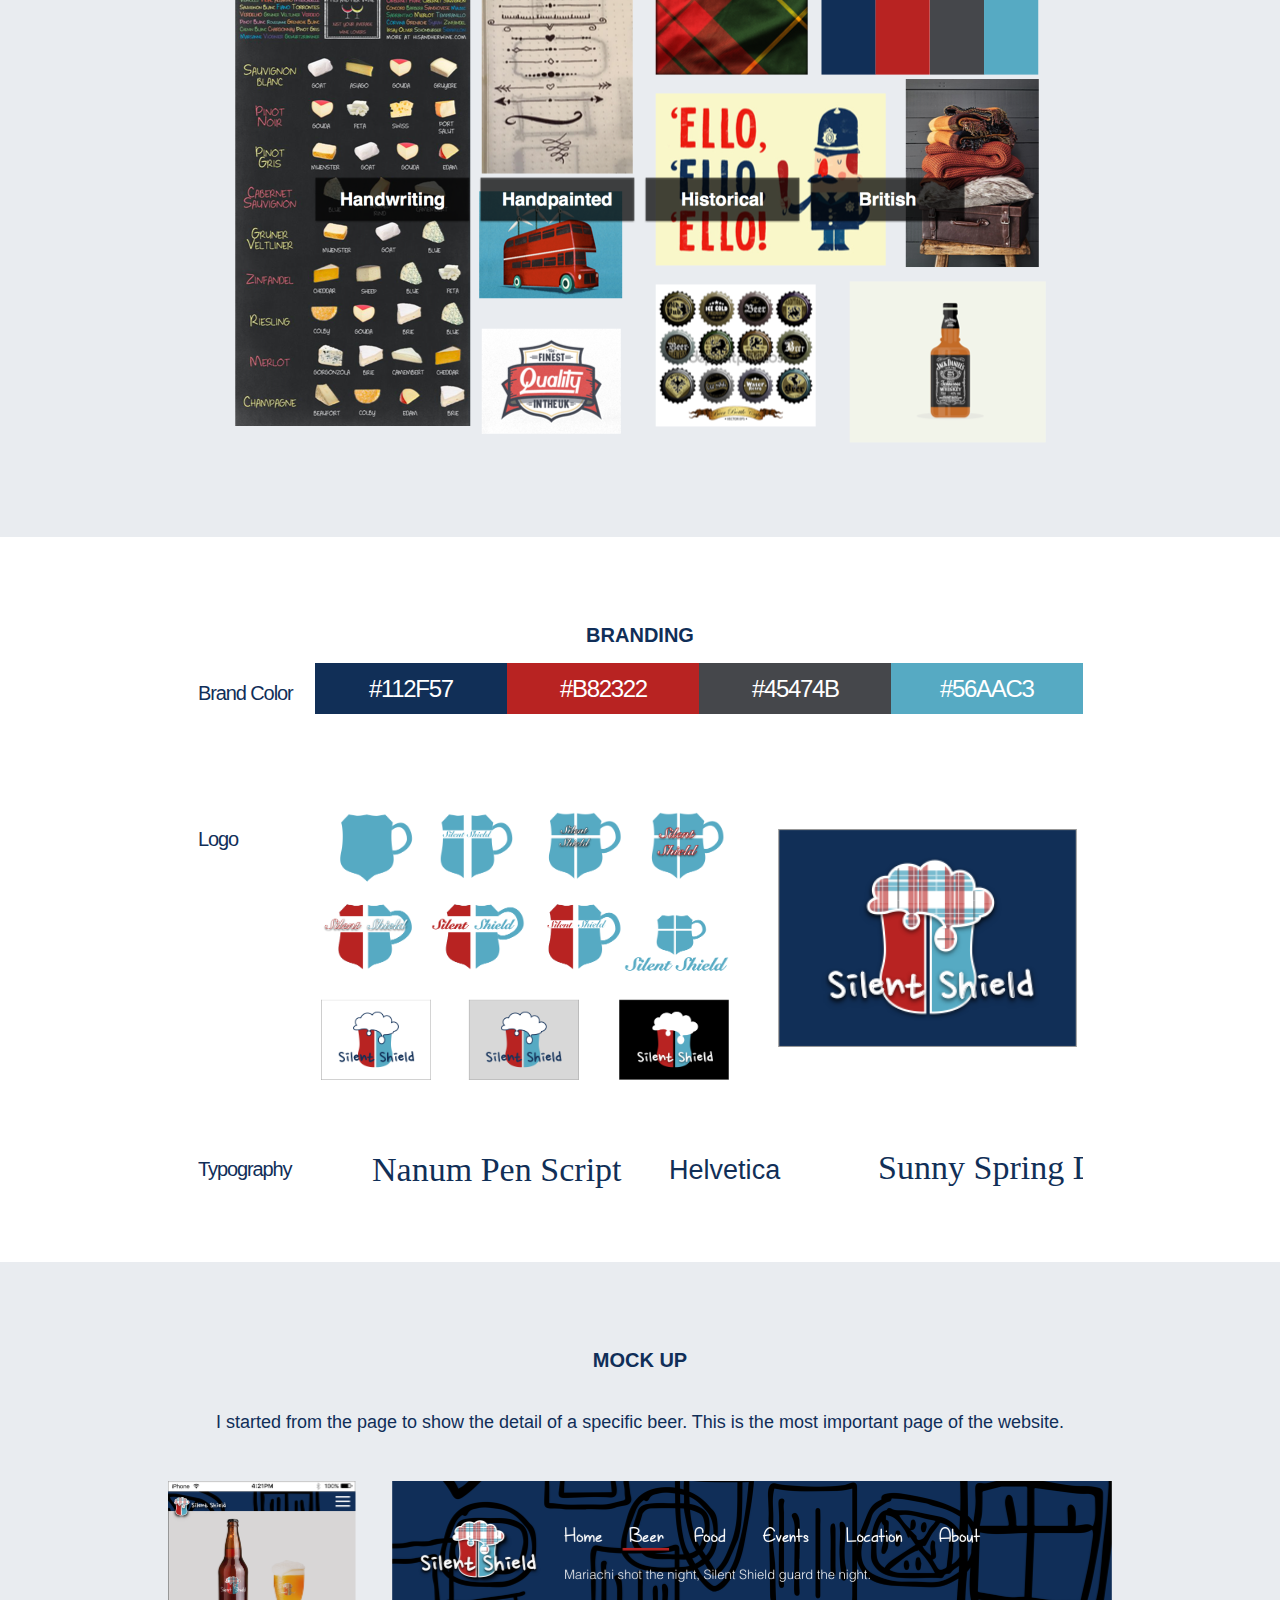
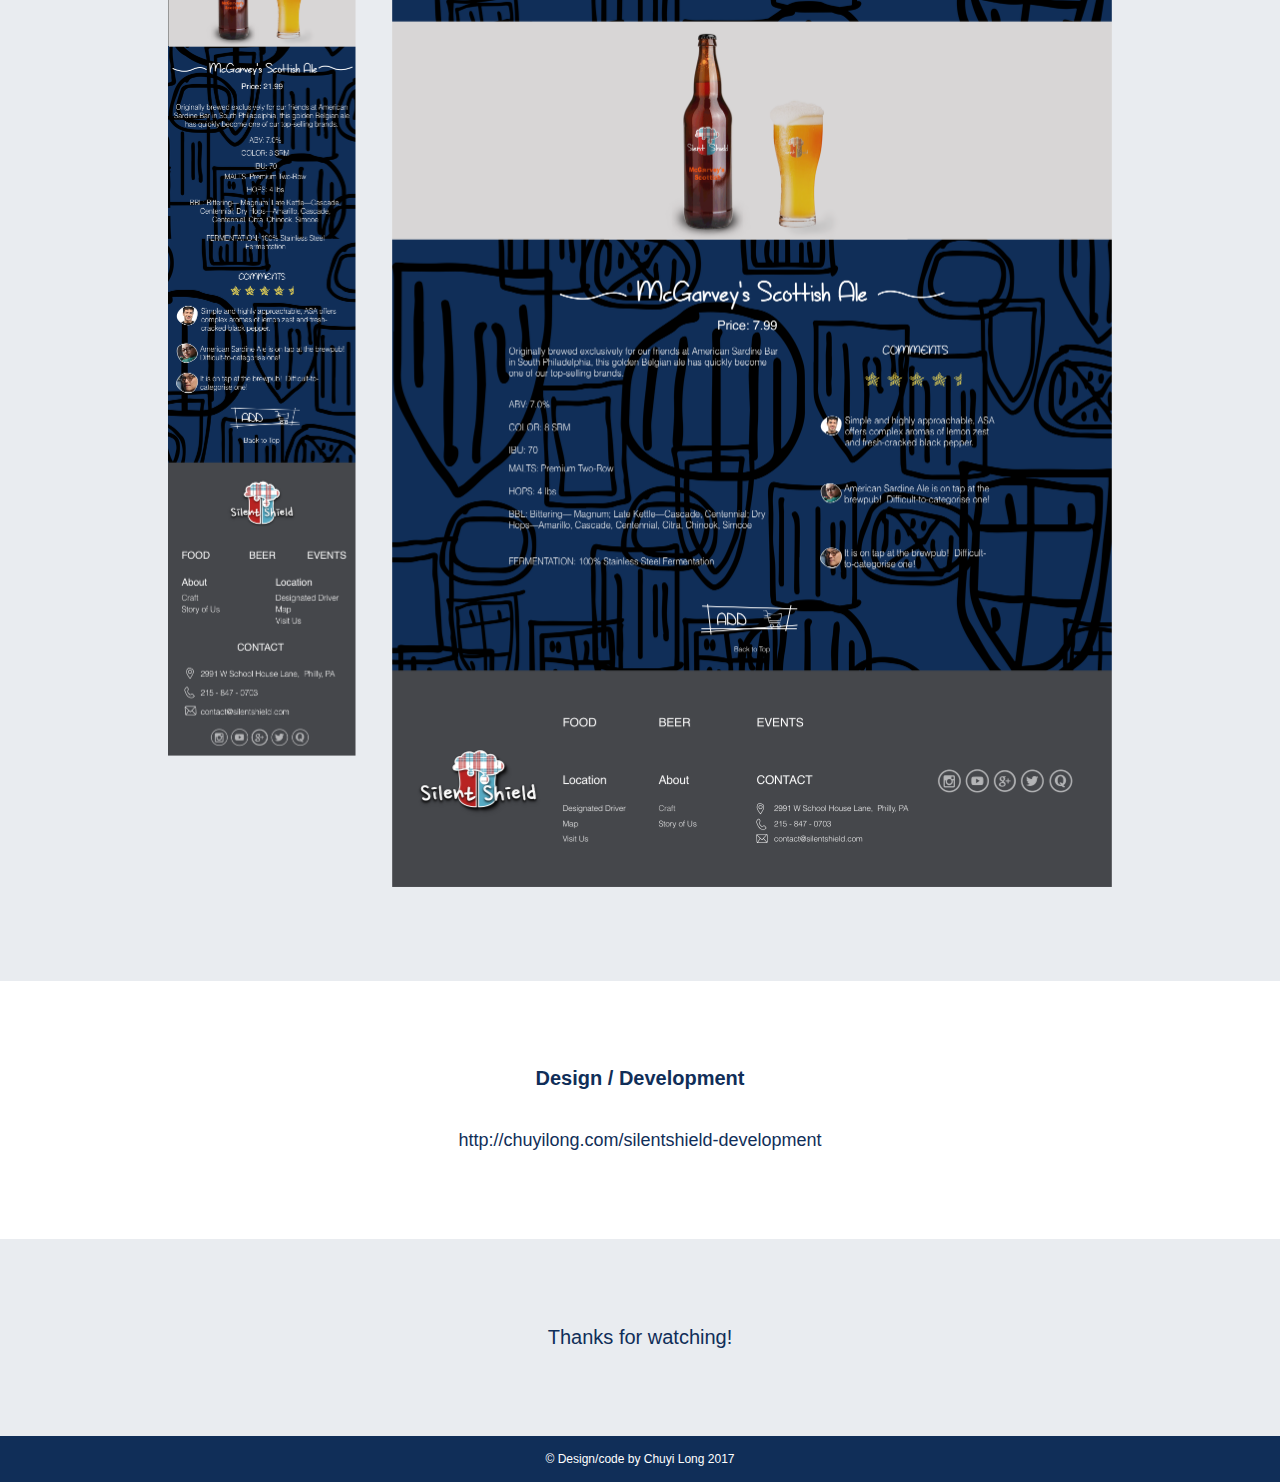
<file: silentshileld.html>
<!DOCTYPE html>
<html>
<head>
	<title></title>
	<link rel="stylesheet" type="text/css" href="style.css">
</head>
<body>
<header>
	<div class="header-beer">
		<div class="header-container">
			<div class="header-left">
				<a href="http://chuyilong.com">
					<img src="images/icon-chuyi-b.svg">
				</a>
			</div>
			<div class="header-right">
				<a href="index.html#contact-id">
					<h1>CONTACT</h1>
				</a>
				<a href="index.html#about-id">
					<h2>ABOUT</h2>
				</a>
				
				<a href="index.html#work-id">
				    <div class="work-hover">
						<h3>WORK</h3>
					</div>
				</a>
				<div class="work-item">
					<h4>Silent Shield Brewery </h4>
					<h4>Project-2</h4>
					<h4>Project-3</h4>
					<h4>Project-4</h4>
				</div>
			</div>
		</div>
	</div>
</header>
	<div class="beer-project">
		<div class="beer-discription">
			<div class="beer-dis-left">
				<img src="images/beer-head.svg">
			</div>
			<div class="beer-dis-right">
				<h2>PROJECT DESCRIPTION</h2>
				<p>The Silent Shield is a brewery run by a Scottish Woman whose family has brewed beer, ale, and spirits for centuries.  She is looking to bring this rich history to the states with a physical location offering in-house brewed craft beer and great food.  </p>
				<h3>User Research</h3>
				<h3>Web Design</h3>
				<h3>Web Develop</h3>
			</div>
		</div>
		<div class="beer-challenge">
			<h2>CHALLENGE</h2>
			<p>Build a website which can show history of brewery and craft of beer to attract customers.</p>
		</div>
		<div class="beer-interview">
			<h2>INTERVIEW FINDINGS</h2>
			<p>1. A well-organized menu.</p>
			<p>2. Provide contact information of the brewery of customers.</p>
			<p>3. Some food are useful, not just snacks.</p>
			<p>4. A page to show the detail of beer and food clearly.</p>
		</div>
		<div class="beer-persona">
			<h2>PERSONA</h2>
			<div class="beer-persona-con">
				<img src="images/beer-p-1.svg">
				<img src="images/beer-p-2.svg">
				<img src="images/beer-p-3.svg">
			</div>
		</div>
		<div class="beer-content">
			<h2>CONTENT</h2>
			<img src="images/beer-content.svg">
		</div>
		<div class="beer-sitemap">
			<h2>SITEMAP</h2>
			<img src="images/beer-sitemap.svg">
		</div>
		<div class="beer-journey">
			<h2>USER JOURNEY</h2>
			<img src="images/beer-userjourney.svg">
		</div>
		<div class="beer-wireframe">
			<h2>WIREFRAME</h2>
			<img src="images/beer-wireframe.svg">
		</div>
		<div class="beer-moodboard">
			<h2>MOODBOARD</h2>
			<img src="images/beer-moodboard.png">
		</div>
		<div class="beer-branding">
			<h2>BRANDING</h2>
			<img src="images/beer-branding.svg">
		</div>
		<div class="beer-mockup">
			<div class="beer-mockup-con">
				<h2>MOCK UP</h2>
				<p>I started from the page to show the detail of a specific beer. This is the most important page of the website.</p>
				<div class="beer-mockup-l">
					<img src="images/beer-mock-m.svg">
				</div>
				<div class="beer-mockup-r">
					<img src="images/beer-mock-pc.svg">
				</div>
			</div>
		</div>
		<div class="beer-design">
			<h2>Design / Development</h2>
				<a href="http://chuyilong.com/silentshield-development">
					<p>http://chuyilong.com/silentshield-development</p>
				</a>
		</div>
		<div class="beer-watch">
			<h2>Thanks for watching!</h2>
		</div>
	</div>
	<div class="code">
		<div class="code-beer">
			<h4>© Design/code by Chuyi Long 2017</h4>
		</div>
	</div>
</body>
</html>
</file>
<file: style.css>
body{
	width: 100%;
	float: left;
	margin: 0;
}
.container{
	width: 1024px;
	margin: 0 auto;
	background-color: #EEE;
}
header{
	float: left;
	width: 100%;
	color: #FFF;
	background-color: #AF7676;
	height: 50px;
}

.header-container{
	width: 1024px;
	margin: 0 auto;
}
header h1{
	float: right;
	text-align: center;
	font-family: helvetica;
	font-size: 20px;
	font-weight: lighter;
	width: 100px;
	padding: 0;
	margin: 0;
	
}
header h2{
	float: right;
	text-align: center;
	font-family: helvetica;
	font-size: 20px;
	font-weight: lighter;
	width: 75px;
	padding: 0;
	margin: 0;
	margin-right: 40px;
}
header h3{
	float: right;
	text-align: center;
	font-family: helvetica;
	font-size: 20px;
	font-weight: lighter;
	width: 65px;
	padding: 0;
	margin: 0;
	margin-right: 40px;
}
header h1:hover{
	font-weight: normal;
	border-bottom: solid 3px #FF8D8D;
}
header h2:hover{
	font-weight: normal;
	border-bottom: solid 3px #FF8D8D;
}
header h3:hover{
	font-weight: normal;
	border-bottom: solid 3px #FF8D8D;
}
.header-right a{
	text-decoration: none;
	color: #FFF;
}
.header-left{
	float: left;
	width: 10%;
}
.header-right{
	float: right;
	width: 50%;
	margin-top: 15px;
}

.work-item {
    float: left;
    color: #AF7676;
    width: 290px;
    margin-left: 70px;
    margin-top: 12px;
    opacity: 0.1;
}
.header-right h3:hover.work-item{
	opacity: 1;
}

.work-item h4 {
    float: left;
    background-color: #FFF;
    width: 100%;
    text-align: center;
    font-size: 18px;
    font-family: helvetica;
    border: 2px solid #AF7676;
    border-top: 1px;
    padding-top: 10px;
    padding-bottom: 10px;
    margin: 0;
    font-weight: lighter;
}
.work-item h4:hover{
	background-color: #AF7676;
	color: #fff;
}
.home{
	float: left;
	width: 100%;
	margin-top: 60px;
}
.home-left {
    float: left;
    width: 40%;
    margin-left: 5%;
    margin-top: 40px;
}
.home-left img {
	width: 100%;
}
.home-right{
	float: right;
	width: 50%;
	margin-right: 5%;
	margin-top: 210px;
	color: #AF7676;

}
.home-right h2{
	margin-left: 20px;
	font-size: 18px;
	font-weight: lighter;
	font-family: helvetica;
	line-height: 1.5;
}
.resume {
    width: 100%;
    float: left;
    margin-top: 60px;
    margin-bottom: 90px;
}
.resume h3{
	text-align: center;
	width: 140px;
	float: none;
	margin: 0 auto;
	color: #AF7676;
	font-family: helvetica;
	font-size: 20px;
	border:solid 2px #AF7676;
	padding-top: 10px;
	padding-bottom: 10px;

}
.resume h3:hover{
	color: #fff;
	background-color: #AF7676;
}
.resume a{
	text-decoration: none;
}
.work{
	float: left;
	width: 100%;
	border-top: solid 1px #AF7676;
	margin-bottom: 70px;
}
.work-id{
	float: left;
}
.head-w {
    float: left;
    width: 100%;
    margin-top: 60px;
    margin-bottom: 40px;
}

.head-w h2{
	text-align: center;
	color: #AF7676;
	font-family: helvetica;
	font-size: 20px;
	font-weight: lighter;
}

.beer{
	float: left;
	width: 310px;
	height: 280px;
	background-image: url(images/F-1.jpg);
	box-shadow: 2px 2px 4px #CCCCCC;
	margin: 15px;
	background-size: cover;
}
.animal{
	float: left;
	width: 310px;
	height: 280px;
	background-image: url(images/B-1.jpg);
	box-shadow: 2px 2px 4px #CCCCCC;
	margin: 15px;
	background-size: cover;
}
.datavis{
	float: left;
	width: 310px;
	height: 280px;
	background-image: url(images/C-1.jpg);
	box-shadow: 2px 2px 4px #CCCCCC;
	margin: 15px;
	background-size: cover;
}
.reminder{
	float: left;
	width: 310px;
	height: 280px;
	background-image: url(images/A-1.jpg);
	box-shadow: 2px 2px 4px #CCCCCC;
	margin: 15px;
	background-size: cover;
}
.weekend{
	float: left;
	width: 310px;
	height: 280px;
	background-image: url(images/E-1.jpg);
	box-shadow: 2px 2px 4px #CCCCCC;
	margin: 15px;
	background-size: cover;
}
.partyup{
	float: left;
	width: 310px;
	height: 280px;
	background-image: url(images/D-1.jpg);
	box-shadow: 2px 2px 4px #CCCCCC;
	margin: 15px;
	background-size: cover;
}
.work h3{
	float: left;
	width: 100%;
	font-size: 30px;
	color: #FFF;
	font-family: helvetica;
	font-weight: lighter;
	text-align: center;
	text-shadow:4px 4px 6px #000;
	margin-top: 120px;
}

.work h4{
	float: left;
	width: 100%;
	font-size: 30px;
	color: #FFF;
	font-family: helvetica;
	font-weight: lighter;
	text-align: center;
	text-shadow:4px 4px 6px #000;
	margin: 0;
	padding: 0;
	margin-top: 75px;
	display: none;
}
.work h5{
	float: left;
	width: 100%;
	font-size: 30px;
	color: #FFF;
	font-family: helvetica;
	font-weight: lighter;
	text-align: center;
	text-shadow:4px 4px 6px #000;
	margin: 0;
	padding: 0;
	margin-top: 10px;
	display: none;
}
.work h6{
	float: left;
	width: 100%;
	font-size: 30px;
	color: #FFF;
	font-family: helvetica;
	font-weight: lighter;
	text-align: center;
	text-shadow:4px 4px 6px #000;
	margin: 0;
	padding: 0;
	margin-top: 10px;
	display: none;
}
.beer:hover.beer h3{
	display: none;
}
.beer:hover.beer h4{
	display: block;
}
.beer:hover.beer h5{
	display: block;
}
.beer:hover.beer h6{
	display: block;
}
.beer:hover{
	background: url(images/F-3.jpg);
	box-shadow: none;
	background-size: cover;
}   /*beerhover*/
.animal:hover.animal h3{
	display: none;
}
.animal:hover.animal h4{
	display: block;
}
.animal:hover.animal h5{
	display: block;
}
.animal:hover.animal h6{
	display: block;
}
.animal:hover{
	background: url(images/B-3.jpg);
	box-shadow: none;
	background-size: cover;
}

.datavis:hover.datavis h3{
	display: none;
}
.datavis:hover.datavis h4{
	display: block;
}
.datavis:hover.datavis h5{
	display: block;
}
.datavis:hover.datavis h6{
	display: block;
}
.datavis:hover{
	background: url(images/C-3.jpg);
	box-shadow: none;
	background-size: cover;
}  
.reminder:hover.reminder h3{
	display: none;
}
.reminder:hover.reminder h4{
	display: block;
}
.reminder:hover.reminder h5{
	display: block;
}
.reminder:hover.reminder h6{
	display: block;
}
.reminder:hover{
	background: url(images/A-3.jpg);
	box-shadow: none;
	background-size: cover;
}   /*reminderhover*/
.weekend:hover.weekend h3{
	display: none;
}
.weekend:hover.weekend h4{
	display: block;
}
.weekend:hover.weekend h5{
	display: block;
}
.weekend:hover.weekend h6{
	display: block;
}
.weekend:hover{
	background: url(images/E-3.jpg);
	box-shadow: none;
	background-size: cover;
}   /*weekendhover*/

.partyup:hover.partyup h3{
	display: none;
}
.partyup:hover.partyup h4{
	display: block;
}
.partyup:hover.partyup h5{
	display: block;
}
.partyup:hover.partyup h6{
	display: block;
}
.partyup:hover{
	background: url(images/D-3.jpg);
	box-shadow: none;
	background-size: cover;
}   /*partyhover*/
.about{
	float: left;
	width: 100%;
	border-top: solid 1px #AF7676;
	margin-bottom: 45px;
	text-align: left;
}
.about-left{
	float: left;
	width: 25%;
	margin-left: 15%;
}
.about-right{
	float: right;
	width: 45%;
	margin-right: 15%;
	margin-top: 50px;
}

.about-id{
	float: left;
}

.head-a {
    float: left;
    width: 100%;
    margin-top: 40px;
    margin-bottom: 30px;
}

.head-a h2{
	text-align: center;
	color: #AF7676;
	font-family: helvetica;
	font-size: 20px;
	font-weight: lighter;
}
.about h3{
	color: #AF7676;
	font-size: 20px;
	font-weight: lighter;
	font-family: helvetica;
}
.contact{
	float: left;
	width: 100%;
	border-top: solid 1px #AF7676;
}
.contact-id{
	float: left;
}

.head-c {
    float: left;
    width: 100%;
    margin-top: 60px;
    margin-bottom: 40px;
}

.head-c h2{
	text-align: center;
	color: #AF7676;
	font-family: helvetica;
	font-size: 20px;
	font-weight: lighter;
}
.contact-left {
    float: left;
    width: 35%;
    margin-left: 15%;
}
.contact-left h3 {
    color: #AF7676;
    font-weight: lighter;
    font-size: 16px;
    font-family: helvetica;
    line-height: 23px;
    margin: 10px;
    margin-right: 60px;
    margin-left: 0;
}
.contact-right {
    float: right;
    width: 35%;
    margin-right: 15%;
    margin-top: 10px;
}
.contact-right label{
	float: left;
    width: 20%;
    margin: 0;
    margin-top: 8px;
    font-weight: lighter;
    font-family: helvetica;
    color: #AF7676;
    font-size: 16px;
}
.drop label{
	float: left;
    width: 20%;
    margin: 0;
    margin-top: 8px;
    font-weight: lighter;
    font-family: helvetica;
    color: #AF7676;
    font-size: 16px;
}
.contact-right h4 {
    float: left;
    width: 20%;
    margin: 0;
    margin-top: 8px;
    font-weight: lighter;
    font-family: helvetica;
    color: #AF7676;
    font-size: 16px;
}
.contact-right input {
    float: right;
    width: 78%;
    height: 25px;
    border: navajowhite;
    color: #AF7676;
    font-size: 16px;
    font-family: helvetica;
}
.name {
    float: left;
    width: 100%;
    border-bottom: solid 2px#AF7676;
    margin-bottom: 20px;
}

.email{
	float: left;
	width: 100%;
	border-bottom: solid 2px#AF7676;
}

.drop{
	float: left;
	width: 100%;
}
.drop-container {
    width: 70%;
    margin: 0 auto;
    float: none;
}
.drop-border {
    border-bottom: solid 2px#AF7676;
    float: left;
    width: 100%;
    margin-top: 20px;
    margin-bottom: 20px;
}
.drop textarea {
    float: right;
    width: 78%;
    height: 25px;
    color: #AF7676;
    font-size: 16px;
    font-family: helvetica;
    height: 60px;
    border:none;
}
.drop h4 {
    float: left;
    width: 20%;
    margin: 0;
    margin-top: 50px;
    font-weight: lighter;
    font-family: helvetica;
    color: #AF7676;
    font-size: 16px;
}
.send {
    width: 100%;
    float: left;
    margin-top: 60px;
    margin-bottom: 60px;
}
.send-con{
	width: 180px;
	float: none;
	margin: 0 auto;
}
.send input{
	text-align: center;
	width: 100%;
	float: left;
	color: #AF7676;
	font-family: helvetica;
	font-size: 16px;
	border:solid 2px #AF7676;
	padding-top: 5px;
	padding-bottom: 5px;
	font-weight: lighter;

}
.send input:hover{
	color: #fff;
	background-color: #AF7676;
}
.send a{
	text-decoration: none;
}
.information{
	float: left;
	width: 100%;
	font-size: 16px;
	font-weight: lighter;
	font-family: helvetica;
	margin-top: 20px;

}
.information a{
	text-decoration: none;

}
.info-con {
    width: 56%;
    margin: 0 auto;
}
.info-con a{
	color:  #AF7676;
	margin: 10px;
}
.social{
	float: left;
	width: 100%;
	font-size: 16px;
	font-weight: lighter;
	font-family: helvetica;
	margin-top: 70px;
	margin-bottom: 70px;

}
.social a{
	text-decoration: none;

}
.social-con {
    width: 31%;
    margin: 0 auto;
}
.social-con img {
    height: 27px; 
}
.social-con img:hover {
    opacity: 0.7;
}
.social-con a{
	color:  #AF7676;
	margin: 40px;
}
.code{
	float: left;
	width: 100%;
	background-color: #AF7676;
}
.code h4{
	font-size: 12px;
	color: #FFF;
	font-family: helvetica;
	text-align: center;
	font-weight: lighter;
}
/*index*/
.header-beer{
	background-color: #102E58;
	width: 100%;
	float: left;
	height: 50px;
}
.code-beer{
	float: left;
	width: 100%;
	background-color: #102E58;
}
.beer-project{
	float: left;
	width: 100%;
	font-family: helvetica;
	color: #102E58;
}

.beer-discription {
    background: url(images/F-2.jpg) no-repeat center center;
    float: left;
    background-size: cover;
    width: 100%;
    position: relative;
    height:730px;
    z-index: -1;
}
.beer-project h2{
	font-size: 20px;
	font-weight: bold;
	text-align: center;

}
.beer-project p{
	font-size: 18px;
	font-weight: lighter;
}
.beer-project h3{
	float: left;
	font-size: 20px;
	font-weight: lighter;
}
.beer-challenge {
    float: left;
    width: 100%;
    background-color: #E9ECF0;
    text-align: center;
    padding-top: 70px;
    padding-bottom: 70px;
}
.beer-challenge h2{
	padding-bottom: 30px;
}
.beer-interview{
	float: left;
	width: 100%;
	text-align: center;
    padding-top: 70px;
    padding-bottom: 70px;
    background-color: #E9ECF0;
}
.beer-interview h2{
	padding-bottom: 30px;
}
.beer-interview p{
	margin: 0 auto;
	width: 478px;
	text-align: left;
	padding-bottom: 15px;

}
.beer-persona{
	text-align: center;
	float: left;
	width: 100%;
	padding-top: 70px;
	padding-bottom: 70px;
}
.beer-persona-con{
	margin: 0 auto;
	width: 90%;
	padding-top: 40px;
}
.beer-persona img {
    float: left;
    width: 31%;
    margin-left: 1%;
    margin-right: 1%;
    margin-bottom: 30px;
}
.beer-content{
	width: 100%;
	padding-top: 70px;
	padding-bottom: 70px;
	text-align: center;
	float: left;
}
.beer-content img{
	margin-top: 30px;
	margin-bottom: 20px;
}
.beer-sitemap{
	width: 100%;
	padding-top: 70px;
	padding-bottom: 70px;
	text-align: center;
	float: left;
	background-color: #E9ECF0;
}
.beer-sitemap img{
	margin-top: 30px;
	margin-bottom: 20px;
}
.beer-journey{
	width: 100%;
	padding-top: 70px;
	padding-bottom: 70px;
	text-align: center;
	float: left;
}
.beer-journey img{
	margin-top: 30px;
	margin-bottom: 20px;
}
.beer-wireframe{
	width: 100%;
	padding-top: 70px;
	padding-bottom: 70px;
	text-align: center;
	float: left;
}
.beer-wireframe img{
	margin-top: 30px;
	margin-bottom: 20px;
}
.beer-moodboard{
	width: 100%;
	padding-top: 70px;
	padding-bottom: 70px;
	text-align: center;
	float: left;
	background-color: #E9ECF0;
}
.beer-moodboard img{
	margin-top: 30px;
	margin-bottom: 20px;
}
.beer-branding{
	width: 100%;
	padding-top: 70px;
	padding-bottom: 70px;
	text-align: center;
	float: left;
}

.beer-mockup{
	float: left;
	width: 100%;
	padding-top: 70px;
    padding-bottom: 70px;
    background-color: #E9ECF0;
}
.beer-mockup p{
	margin-top: 40px;
}
.beer-mockup-con {
    width: 944px;
    
    text-align: center;
    margin: 0 auto;
}
.beer-mockup-l{
	float: left;
}
.beer-mockup-r{
	float: right;
}
.beer-mockup img{
	margin-top: 30px;
	margin-bottom: 20px;
}
.beer-design{
	float: left;
	width: 100%;
	text-align: center;
	padding-top: 70px;
    padding-bottom: 70px;
}
.beer-design p{
	margin-top: 40px;
}
.beer-design a{
	text-decoration: none;
	color: #102E58;
}
.beer-design a:hover{
	text-decoration: underline;
}
.beer-watch{
	float: left;
	width: 100%;
	text-align: center;
	padding-top: 70px;
    padding-bottom: 70px;
    background-color: #E9ECF0;
}
.beer-watch h2{
	font-weight: normal;
}

.beer-discription h1{
	text-align: center;
	color: #fff;
	font-size: 60px;
	text-shadow: 8px 8px 8px #000;
	width: 100%;
	margin-top: 450px;
}
.beer-dis{
	width: 900px;
	margin: 0 auto;
}
.beer-dis h2{
	float: left;
	width: 180px;
	text-align: center;
	color: #fff;
	font-size: 20px;
	text-shadow: 3px 3px 3px #000;
	font-weight: normal;
}
.beer-chall{
	float: left;
	width: 100%;
	padding-top: 70px;
	padding-bottom: 70px;
}
.beer-chall-con{
	width: 800px;
	margin: 0 auto;
}
.beer-chall-con-left{
	float: left;
	width: 100px;
	text-align: center;
}
.beer-chall-con-left img{
	margin-top: 20px;
}
.beer-chall-con-right{
	float: left;
	width: 700px;
}
.beer-chall-con-right h3{
	float: left;
	width: 100%;
	text-align: left;
	margin-bottom: 0;
}
.beer-chall-con-right p{
	float: left;
	width: 100%;
	text-align: left;
}
.beer-interview-con{
	width: 800px;
	margin: 0 auto
}
.beer-interview-l{
	float: left;
	width: 200px;
}
.beer-interview-l img{
	float: left;
	width: 100%;
}
.beer-interview-r{
	float: left;
	width: 600px;
	margin-top: 7px;
}
.beer-interview-r h3{
	float: left;
	width: 90%;
	text-align: left;
	margin-left: 10%;
	font-weight: normal;
}
.beer-interview-r p{
	float: left;
	width: 90%;
	text-align: left;
	margin-left: 10%;
}
.beer-persona h2{
	margin-bottom: 40px;
}

.beer-need-con{
	float: left;
	width: 100%;
	background-color: #E9ECF0;
	padding-top: 70px;
	padding-bottom: 70px;

}

.beer-need{
	width: 960px;
	margin: 0 auto;
}
.beer-need-item{
	float: left;
	width: 240px;
	text-align: center;
	margin-top: 60px;
}
.beer-need-item h3{
	text-align: center;
	width: 100%;
}
.beer-content p{
	margin-top: 30px;
}
.beer-wire{
	width: 900px;
	margin: 0 auto;
}

.beer-wireframe p{
	text-align: left;
	width: 900px;
	margin: 0 auto;
	line-height: 1.5;
	margin-top: 30px;
}
.beer-wireframe-l{
	float: left;
	width: 300px;
}
.beer-wireframe-r{
	float: left;
	width: 600px;
	margin-top: 100px;
}
.beer-moodboard p{
	margin: 0 auto;
	margin-top: 30px;
	width: 900px;
	text-align: left;
	line-height: 1.5;
	
}
.beer-brand-con{
	width: 900px;
	margin: 0 auto;
}
.beer-brand-1{
	float: left;
	width: 100%;
	margin-top: 10px;
}
.beer-brand-l{
	float: left;
	width: 200px;
	text-align: left;
}
.beer-brand-r{
	float: left;
	width: 700px;
	text-align: left;
}
.beer-brand-r img{
	width: 100%;

}




/*silentshield*/
.header-traffic{
	background-color: #464646;
	width: 100%;
	float: left;
	height: 50px;
	z-index: 2;
	position: absolute;
}
.traffic-project h2{
	color: #FFCC33;
	font-size: 20px;
	text-align: center;
	padding-bottom: 20px;
}
.traffic-project h3{
	color: #FFF;
	font-size: 18px;
	font-weight: normal;
}
.traffic-project h4{
	color: #C7C7C7;
	font-size: 18px;
	font-weight: normal;
}
.traffic-project{
	float: left;
	width: 100%;
	font-family: helvetica;
	color: #323232;

}


.code-traffic{
	background-color: #464646;
	float: left;
	width: 100%;

}
.traffic-h{
    background: url(images/C-2.jpg) no-repeat center center;
    float: left;
    background-size: cover;
    width: 100%;
    position: relative;
    height:730px;
}
.traffic-h h1{
	color: #FFCC33;
	font-size: 60px;
	text-align: center;
	margin-top: 470px;
}
.traffic-h-con{
	width: 900px;
	margin: 0 auto;
}
.traffic-h-con-1{
	float: left;
	width: 300px;
}
.traffic-h-con-1 img{
	float: left;
	width: 40px;
}


.traffic-h h4 {
    float: left;
    color: #fff;
    font-size: 20px;
    margin-top: 11px;
    text-align: center;
    padding-left: 20px;
}


.traffic-data-interview a{
	text-decoration: none;
	color: #C7C7C7;

}
.traffic-data-interview a:hover{
	text-decoration: underline;
}

.traffic-interview h2{
	margin-bottom: 0px;
}
.traffic-interview p {
    color: #FFF;
    font-size: 18px;
    color: #FFF;
    font-weight: lighter;
    width: 100%;
    float: left;
    line-height: 30px;
}
.traffic-affinity{
	float: left;
	width: 100%;
	background-color: #323232;
	padding-top: 70px;
	padding-bottom: 70px;
}
.traffic-affinity h2{
	padding-bottom: 0;
}
.traffic-affinity-con{
	width: 700px;
	margin: 0 auto;
	float: none;
}
.traffic-affinity img{
	width: 700px;
}
.traffic-affinity h3{
	width: 100%;
	text-align:  center;
}
.traffic-findingsummary{
	float: left;
	width: 100%;
	background-color: #464646;
	padding-top: 70px;
	padding-bottom: 70px;
}
.traffic-findings{
	width: 1140px;
	margin: 0 auto;
}
.traffic-findingsummary h2{
	padding-bottom: 0;
}
.traffic-findings p{
	color: #FFF;
	font-size: 18px;
	font-weight: lighter;
	line-height: 25px;
}
.finding-design{
	float: left;
	width: 48%;
}
.finding-crash{
	float: right;
	width: 48%;
}
.traffic-draftstory{
	float: left;
	width: 100%;
	background-color: #323232;
	padding-top: 70px;
	padding-bottom: 70px;
	text-align: center;
}
.traffic-draftstory h2{
	padding-bottom: 0;
}
.traffic-draftstory h5{
	color: 
	font-size:20px;
	color:#FFCC33;
}
.traffic-draftstory h4:hover{
	text-decoration: underline;
}
.traffic-wireframe{
	float: left;
	width: 100%;
	background-color: #464646;
	padding-top: 70px;
	padding-bottom: 70px;
	text-align: center;
}
.traffic-wireframe h2{
	padding-bottom: 10px;
}
.traffic-wireframe h4:hover{
	text-decoration: underline;
}
.traffic-vis-1{
	float: left;
	width: 100%;
	background-color: #323232;
	padding-top: 70px;
	padding-bottom: 70px;
	text-align: center;
}
.traffic-validation{
	float: left;
	width: 100%;
	background-color: #464646;
	padding-top: 70px;
	padding-bottom: 70px;
	text-align: center;
}
.traffic-validation h2{
	padding-bottom: 10px;
}
.traffic-validation p{
	text-align: left;
	width: 700px;
	margin: 0 auto;
	line-height: 30px;
	color: #fff;
	font-weight: lighter;
}
.traffic-next h2{
	padding-bottom: 10px;
}
.traffic-next{
	float: left;
	width: 100%;
	background-color: #323232;
	padding-top: 70px;
	padding-bottom: 70px;
}
.traffic-next p{

	width: 700px;
	margin: 0 auto;
	line-height: 30px;
	color: #fff;
	font-weight: lighter;
}
.traffic-improve{
	float: left;
	width: 100%;
	background-color: #464646;
	padding-top: 70px;
	padding-bottom: 70px;
	text-align: center;
}
.traffic-improve h2{
	padding-bottom: 10px;
}
.traffic-improve img{
	width: 631px;
}
.traffic-thanks{
	float: left;
	width: 100%;
	background-color: #323232;
	padding-top: 70px;
	padding-bottom: 70px;
	text-align: center;
}
.traffic-thanks h2{
	padding-bottom: 0;
}

.traffic-intro{
	float: left;
	width: 100%;
	background-color: #323232;
	padding-top: 70px;
	padding-bottom: 70px;
}
.traffic-data{
	width: 1000px;
	margin: 0 auto;
}
.traffic-datasetuse{
	float: left;
	width: 40%;
}
.traffic-datasetuse h2{
	float: left;
	color: #fff;
}
.traffic-datasetuse img{
	float: left;
	margin-right: 20px;
}
.traffic-user-con{
	float: right;
	width: 40%;
}
.traffic-user{
	float: left;
	width: 100%;
}
.traffic-user h2{
	float: left;
	color: #fff;
}
.traffic-user span{
	float: left;
	color: #fff;
}
.traffic-user img{
	float: left;
	margin-right: 20px;
	margin-top: 10px;
}
.traffic-user-con span{
	color: #fff;
	font-weight: bold;
}
.traffic-inter-con{
	float: left;
	width: 100%;
	background-color: #464646;
	padding-top: 70px;
	padding-bottom: 70px;
}
.traffic-inter{
	width: 1120px;
	margin: 0 auto;
}
.traffic-inter h3{
	font-weight: lighter;
}

.traffic-data-interview{
	float: left;
	width: 45%;
}

.traffic-data-interview img{
	float: left;
	width: 100%;
	height: 310px;
}
.traffic-data-interview a {
    text-decoration: none;
    color: #C7C7C7;
    margin-top: 20px;
	margin: 0 auto;
	float: left;
	margin-top: 20px;
}
.traffic-interview{
	float: left;
	width: 55%;
}
.traffic-interview h3 {
    width: 90%;
    float: left;
    margin-left: 10%;
    margin-bottom: 0;
    font-weight: bold;
}
.traffic-interview p {
    color: #FFF;
    font-size: 18px;
    color: #FFF;
    font-weight: lighter;
    width: 90%;
    float: left;
    line-height: 30px;
    margin-left: 10%;
}
.traffic-findingsummary h4 {
    width: 600px;
    margin: 0 auto;
    margin-top: 80px;
}
.traffic-findingsummary h3{
	font-weight: bold;
}
.traffic-findingsummary h2{
	padding-bottom: 20px;
}
.traffic-res-con{
	width: 100%;
	float: left;
}
.traffic-res{
	width: 150px;
	margin: 0 auto;
}

.traffic-res img{
	width: 30px;
	float: left;
}
.traffic-res h4 {
    width: 100px;
    float: left;
    text-align: center;
    padding: 0;
    margin-top: 4px;
}
.traffic-ress{
	width: 180px;
	margin: 0 auto;
}
.traffic-ress img{
	width: 30px;
	float: left;
}

.traffic-ress h4 {
    width: 130px;
    float: left;
    text-align: center;
    padding: 0;
    margin-top: 4px;
}
/*traffic*/
.header-animal{
	background-color: #C41B2C;
	width: 100%;
	float: left;
	height: 50px;
	z-index: 2;
	position: absolute;
}

.star-project{
	float: left;
	width: 100%;
	font-family: helvetica;
	text-align: center;

}
.star-project h5{
	color: #c41B2C;
	font-size: 20px;
	text-align: center;
	text-align: left;
	width: 1000px;
	margin: 0 auto;
	font-weight: lighter;
}
.star-project h3{
	color: #c41B2C;
	font-size: 20px;
	font-weight: normal;
}
.star-head-img{
	margin-top: 30px;
	margin-bottom: 20px;
}
.star-class{
	margin: 0 auto;
	width: 660px;
}
.star-discription{
	background: url(images/B-2.jpg) no-repeat center center;
    float: left;
    background-size: cover;
    width: 100%;
    position: relative;
    height: 630px;
}
.star-dis {
    float: right;
    width: 40%;
    text-align: left;
    margin-right: 10%;
    margin-top: 60px;
}

.star-discription h4{
	
	font-size: 20px;
	font-weight: normal;
	float: left;
	width: 220px;
	margin: 0;

}
.star-project h2{
	text-align: center;
	color: #c41B2C;
	font-size: 20px;
	font-weight: normal;
	padding-bottom: 40px;
}
.star-project p{
	font-size: 20px;
	font-weight: lighter;
	color: #000;
	line-height: 1.5;
}
.star-discription a{
	text-decoration: none;
}
.star-discription a:hover{
	text-decoration: underline;
}
.star-user{
	float: left;
	width: 100%;
	background-color: #FBEEEF;
	text-align: center; 
	padding-top: 70px;
	padding-bottom: 70px;
}
.star-persona{
	float: left;
	width: 100%;
	text-align: center; 
	padding-top: 70px;
	padding-bottom: 70px;
}
.star-persona h2{
	padding-bottom: 20px;
}
.star-persona p {
    text-align: left;
    width: 1000px;
    margin: 0 auto;
    margin-top: 20px;
    line-height: 1.5;
}
.star-persona img{
	width: 800px;
}
.star-journey{
	float: left;
	width: 100%;
	text-align: center; 
	padding-top: 70px;
	padding-bottom: 70px;
	background-color: #FBEEEF;
}
.star-journey h2{
	padding-bottom: 20px;
}
.star-journey img{
	width: 900px;
}
.star-problem{
	width: 960px;
    margin: 0 auto;
}
.star-j-1{
	width: 300px;
	padding: 10px;
	float: left;
}
.star-j-2{
	width: 300px;
	padding: 10px;
	float: left;
}
.star-j-3{
	width: 300px;
	padding: 10px;
	float: left;
}



.star-allcontent h2{
	padding-bottom: 20px;
}
.star-allcontent img{
	width: 900px;
}
.star-allcontent a{
	color: #000;
	width: 100%;
	text-align: center;
	float: left;
	margin-top: 30px;
}
.star-allcontent a:hover{
	font-weight: bold;
}
.star-recontent{
	float: left;
	width: 100%;
	text-align: center; 
	padding-top: 70px;
	padding-bottom: 70px;
}
.star-recontent h2{
	padding-bottom: 20px;
}
.star-recontent img{
	width: 900px;
}
.star-solution{
	float: left;
	width: 100%;
	text-align: center; 
	padding-top: 70px;
	padding-bottom: 70px;
	background-color: #FBEEEF;
}
.star-solution h2{
	padding-bottom: 20px;
}

.star-flow-1{
	float: left;
	width: 100%;
	text-align: center; 
	padding-top: 70px;
	padding-bottom: 70px;
	background-color: #FBEEEF;
}
.star-flow-2{
	float: left;
	width: 100%;
	text-align: center; 
	padding-top: 70px;
	padding-bottom: 70px;
	
}
.star-featuremap{
	float: left;
	width: 100%;
	text-align: center; 
	padding-top: 70px;
	padding-bottom: 70px;
	background-color: #FBEEEF;
}
.star-wireframe{
	float: left;
	width: 100%;
	text-align: center; 
	padding-top: 70px;
	padding-bottom: 70px;
}
.star-wireframe a{
	color: 000;
	text-decoration: none;
}
.star-wireframe a:hover{
	text-decoration: underline;
}
.
.code-star{
	float: left;
	width: 100%;
	background-color: #c41B2C;
}
.star-watch{
	float: left;
	width: 100%;
	text-align: center;
	padding-top: 70px;
    padding-bottom: 70px;
}
.star-w-c{
	width: 600px;
	margin: 0 auto;
}
.star-w-c img{
	width: 178px;
	float: left;
}
.star-w-c h2{
	float: right;
	width: 400px;
	padding-top: 40px;
	font-size: 35px;
}
.star-test{
	float: left;
	width: 100%;
	padding-top: 70px;
	padding-bottom: 70px;
	background-color: #FBEEEF;

}
.star-test h2{
	padding-bottom: 20px;
}

.star-tests{
	width: 900px;
	margin: 0 auto;
}

.star-test p {
    text-align: left;
    float: left;
    width: 100%;
}
.star-test h5{
	text-align: right;
	float: left;
	width: 100%;
	color: #000;
}
.star-next{
	float: left;
	width: 100%;
	background-color: #FBEEEF;
	padding-top: 70px;
	padding-bottom: 70px;
}
.star-n-c{
	width: 310px;
	text-align: left;
	margin: 0 auto;
}
.star-dis h1{
	color: #c41B2C;
}
.star-dis h3{
	color: #FFF;
}
.star-dis p{
    font-size: 20px;
    font-weight: lighter;
    color: #fff;
    text-shadow: #000 2px 2px 2px;
    margin-top: 60px;
}
.star-dis h5{
	margin-bottom: 50px;
}
.star-problem h1{
	float: left;
	width: 15%;
	color: #c41B2C;
}
.star-problem p{
	float: left;
	width: 100%;
	text-align: left;
}
.star-problem h3{
	float: left;
	width: 85%;
	text-align: left;
	color: #000;
}
.star-j-1 h1{
	font-size: 60px;
    margin-top: 8px;
    margin-bottom: 0;
}
.star-content{
	float: left;
	width: 100%;
	text-align: center; 
	padding-top: 70px;
	padding-bottom: 70px;
}
.star-content img{
	float: left;
	width: 100%;
}

.star-allcontent{
	float: left;
    width: 42%;
    margin-left: 5%;
}
.star-arrow{
	float: left;
	width: 6%;
}
.star-arrow img{
	margin-top: 200px;
}
.star-recontent{
	float: left;
    width: 42%;
    margin-right: 5%;
}
.star-content p{
	width: 1000px;
	margin: 0 auto;
	text-align: left;
}
.star-content span{
	font-weight: bold;
	font-size: 20px;
}

.star-flow-1 p{
	width: 1000px;
	margin: 0 auto;
	text-align: left;
	margin-top: 20px;
}
.star-flow-2 p{
	width: 1000px;
	margin: 0 auto;
	text-align: left;
	margin-top: 20px;
}
.star-wire-con{
	width: 1020px;
	margin: 0 auto;
}
.star-wire-con h1{ 
	width: 30px;
	float: left;
	text-align: left;
	color: #c41B2C;
}
.star-wire-con p{ 
	text-align: left;
	width: 300px;
}
.star-wireframe img{
	width: 100%;
}
.star-wire-1{
	float: left;
	width: 300px;
	margin: 10px;
}
.star-wire-2{
	float: left;
	width: 300px;
	margin: 10px;
}
.star-wire-3{
	float: left;
	width: 300px;
	margin: 10px;
}
/*star*/

.header-reminder{
	background-color: #5B8B63;
	width: 100%;
	float: left;
	height: 50px;
	z-index: 2;
	position: absolute;
}

.reminder-project{
	float: left;
	width: 100%;
	font-family: helvetica;
	text-align: center;

}

.reminder-project h3{
	color: #c41B2C;
	font-size: 20px;
	font-weight: normal;
}

.reminder-h{
	background:url(images/reminder-head2.jpg) no-repeat center center;
	float: left;
    background-size: cover;
    width: 100%;
    position: relative;
    /*padding-top: 120px;
    padding-bottom: 170px;*/
    height: 630px;
}

.code-reminder{
	background-color: #5B8B63;
	float: left;
	width: 100%;
}
.reminder-t-con{
	width: 400px;
	float: right;
	margin-right: 110px;
	padding-top: 160px;
	padding-bottom: 200px;
}
.reminder-title{
	float: left;
	margin-bottom: 20px;
}
.reminder-hh{
	float: left;
}
.reminder-hh h3 {
    color: #FFF;
    width: 100%;
    float: left;
    text-align: left;
    margin-top: 10px;
}
.reminder-hh img{
	float: right;
    padding: 0;
    margin: 0;
    margin-right: 180px;
    margin-top: -70px;
}

.reminder-project h2{
	text-align: center;
	color: #5B8B63;
	font-size: 20px;
	font-weight: normal;
	padding-bottom: 40px;
	padding-top: 70px;
}
.reminder-idea{
	float: left;
	width: 100%;
	padding-bottom: 70px;
}

.reminder-idea-1{
	width: 900px;
	margin: 0 auto;
}
.r-d-1-r{
	float: right;
	width: 400px;
	margin-top: 45px;
}

.reminder-idea-1 img{
	float: left;
}
.reminder-idea-1 h4{
	width: 100%;
	float: left;
	text-align: left;
	margin-bottom: 0;
}

.reminder-idea-1 p{
	float: left;
	text-align: left;
	width: 100%;
}
.reminder-idea-con{
	float: left;
	width: 100%;
}
.reminder-idea-2{
	width: 900px;
	margin: 0 auto;
	margin-top: 20px;
}
.reminder-idea-2 img{
	float: left;
	width: 50px;
}
.reminder-idea-2 p{
	float: right;
	width: 800px;
	margin-top: 5px;
	margin-left: 50px;
	text-align: left;
}
.reminder-idea-3{
	width: 900px;
	margin: 0 auto;
	margin-top: 20px;
}
.reminder-idea-3 img{
	float: left;
	width: 50px;
	margin-top: 15px;
}
.reminder-idea-3 p{
	float: right;
	width: 800px;
	margin-left: 50px;
	margin-top: 5px;
	text-align: left;
}
.reminder-idea-4{
	width: 900px;
	margin: 0 auto;
	margin-top: 20px;
}
.reminder-idea-4 img{
	float: left;
	margin-top: 15px;
}
.reminder-idea-4 p {
    float: right;
    width: 350px;
    margin-left: 30px;
    margin-top: 80px;
    text-align: left;
}

.re-draftflow{
	float: left;
	width: 100%;
	padding-bottom: 70px;
	background-color: #DEE8DF;
}
.re-draft{
	width: 1024px;
	margin: 0 auto;
}

.re-draft img{
	float: left;
	width: 550px;
}

.re-draft h4{
	float: right;
	width: 450px;
	text-align: left;
	margin-top: 50px;
}
.re-draft p{
	float: right;
	width: 450px;
	text-align: left;
	line-height: 3;
}

.re-affinity{
	width: 1024px;
	margin: 0 auto;

}
.re-affinity h2 {
    padding-top: 70px;
    float: left;
    text-align: center;
    width: 100%;
}
.re-affinity img{
	float: left;
	width: 100%;
}


.re-affinity p{
	float: left;
	margin-left: 64px;
	text-align: left;
	line-height: 2;
	margin-bottom: 70px;
}
.re-im-flow{
	float: left;
	width: 100%;
	background-color: #DEE8DF;
}

.re-im-flow-c{
	width: 1024px;
	margin: 0 auto;
	float: none;

}
.re-im-flow h2 {
    padding-top: 70px;
    float: left;
    text-align: center;
    width: 100%;
}

.re-im-flow-p{
	width: 360px;
	margin: 0 auto;
	float: none;
}
.re-im-flow p{
	float: left;
	text-align: left;
	line-height: 2;
	margin-bottom: 70px;
}

.re-content{
	float: left;
	width: 100%;
	margin-bottom: 70px;
}
.re-content h4{
	margin-bottom: 0;
	padding-bottom: 20px;
	margin-top: 0;
}
.re-content img{
	margin:  0 auto;
	margin-top: 40px;
}

.re-feature{
	float: left;
	width: 100%;
	padding-bottom: 70px;
	background-color: #DEE8DF;
}
.re-feature h4{
	margin-bottom: 0;
	padding-bottom: 20px;
	margin-top: 0;
}
.re-feature img{
	margin:  0 auto;
	width: 1024px;
}
.re-draftdesign{
	float: left;
	width: 100%;
	padding-bottom: 70px;
}
.re-draftdesign h2{
	padding-bottom: 20px;
}
.re-draftdesign p{
	margin: 0 auto;
	width: 863px;
	text-align: left;
}
.re-draftdesign img{
	margin: 0 auto;
	width: 1024px;
	margin-bottom: 20px;
}
.re-d-1 p{
	margin-bottom: 30px;
}
.re-d-2 img{
	margin: 0 auto;
	width: 863px;
	margin-bottom: 20px;
}
.re-validation{
	float: left;
	width: 100%;
	padding-bottom: 70px;
	background-color: #DEE8DF;
}
.re-validation a{
	color: #000;
}
.re-validation h2{
	padding-bottom: 20px;
}
.re-validation p{
	line-height: 2;
	text-align: left;
	width: 700px;
	margin: 0 auto;
}
.re-vali-a img{
	width: 1024px;
}
.re-vali-b img{
	width: 1024px;
}
.re-demo{
	float: left;
	width: 100%;
	padding-bottom: 70px;
}
.re-demo img{
	width: 250px;
}
.re-demo h2{
	padding-bottom: 20px;
}
.re-demo a{
	color: #000;
}
.re-flow{
	float: left;
	width: 100%;
	padding-bottom: 70px;
	background-color:  #DEE8DF;
}
.re-tks{
	float: left;
	width: 100%;
	padding-bottom: 30px;
}


 /*reminder*/

.header-party{
	background-color: #000;
	width: 100%;
	float: left;
	height: 50px;
	z-index: 2;
	position: absolute;
}

.party-project{
	float: left;
	width: 100%;
	font-family: helvetica;
	text-align: center;

}

.party-project h3{
	color: #000;
	font-size: 20px;
	font-weight: normal;
}

.party-intro{
	background:url(images/party-1.svg) no-repeat center center;
	float: left;
    background-size: 100%;
    width: 100%;
    position: relative;
    height: 730px;
    color: #FFF;
}
.party-intro h1{
	font-size: 45px;
		margin-top: 150px;
	margin-bottom: 50px;
}

.party-intro h2{
	font-size: 20px;
	font-weight: normal;

}

.party-in{
	width: 520px;
	margin: 0 auto;
	margin-top: 240px;
}
.party-in h3{
	float: left;
	width: 100px;
	font-size: 20px;
	color: #fff;
	line-height: 1.5;
}
.party-in p{
	float: right;
	text-align: left;
	width: 420px;
	font-size: 20px;
	line-height: 1.5;

}
.party-circuit{
	width: 100%;
	float: left;
	padding-top: 70px;
	padding-bottom: 70px;
}
.party-circuit img{
	width: 800px;
	margin: 0 auto;
	margin-top: 40px;
}

.party-wire{
	float: left;
	width: 100%;
	background-color: #F5F5F5;
	padding-top: 70px;
	padding-bottom: 70px;
}
.party-wire img{
	width: 650px;
	margin: 0 auto;
	margin-top: 40px;
}

.party-code{
	float: left;
	width: 100%;
	padding-top: 70px;
	padding-bottom: 70px;
}
.party-code h2{
	margin-bottom: 40px;
}

.party-code h3{
	float: left;
	width: 48%;
	text-align: right;
	font-size: 20px;
	line-height: 1;
	font-weight: normal;
	margin-top: 30px;
	margin-bottom: 10px;
	color: #000;
}
.party-code h4{
	float: right;
	width: 48%;
	text-align: left;
	font-size: 20px;
	line-height: 1;
	font-weight: normal;
	margin-top: 30px;
	margin-bottom: 10px;
	color: #000;
}
.party-code h3:hover{
	text-decoration: underline;
}
.party-code h4:hover{
	text-decoration: underline;
}

.party-demo{
	padding-top: 70px;
	padding-bottom: 70px;
	float: left;
	width: 100%;
	background-color: #f5f5f5;
}
.party-demo h2{
	margin-bottom: 40px;
}

.party-tks{
	float: left;
	width: 100%;
	padding-top: 70px;
	padding-bottom: 70px;
}
.code-party{
	background-color: #000;
	float: left;
	width: 100%;
}

/*party*/
.header-weekend{
	background-color: #C4731B;
	width: 100%;
	float: left;
	height: 50px;
	z-index: 2;
	position: absolute;
}

.weekend-project{
	float: left;
	width: 100%;
	font-family: helvetica;
	text-align: center;
}
.weekend-dis{
	background: url(images/E-2.jpg) no-repeat center center;
    float: left;
    background-size: cover;
    width: 100%;
    position: relative;
    height: 670px;
}
.weekend-project h3{
	color: #000;
	font-size: 20px;
	font-weight: normal;
}
.weekend-dis-img {
	width: 800px;
	margin: 0 auto;
}
.weekend-dis-img h2{
	font-size: 66px;
	color: #DBFFB6;
	font-weight: bold;
	text-align: center;
	text-shadow: #000 8px 8px 7px;
		margin-top: 90px;
}
.weekend-dis-img h1{
	font-size: 66px;
	color: #FFF;
	font-weight: bold;
	text-align: center;
	text-shadow: #000 8px 8px 7px;

}
.weekend-dis img{
	float: left;
	width: 30%;
	margin-left: 10%;
}
.weekend-dis h1{
	float: left;
	width: 60%;

}

.weekend-dis p{
	font-weight: lighter;
	width:80%;
	margin:0 auto;
	text-align: left;
	line-height: 1.5;
	font-size: 18px;
	padding-bottom: 20px;
	padding-top: 20px;
	color: #fff;
}
.weekend-dis-p{
	width: 100%;
	background-color:rgba(0, 0, 0, 0.5);
	float: left;
	border-radius: 45px;
	margin-top: 60px;

}
.weekend-aest{
	float: left;
	width: 100%;
	background-color:#FAF3EA;
	padding-top: 70px;
	padding-bottom: 70px;
}
.weekend-aest h2{
	color: #C4731B;
}
.weekend-aest p{
	padding-top: 30px;
	padding-bottom: 30px;
}
.weekend-aestimg{
	width: 840px;
	margin: 0 auto;
}
.weekend-aestimg img{
	width: 400px;
	float: left;
	padding: 10px;
}
.weekend-function{
	float: left;
	padding-bottom: 70px;
	padding-top: 70px;
	width: 100%;
	text-align: center;
}
.weekend-function h2{
	color: #C4731B;
	padding-bottom: 20px;
}
.weekend-func{
	float: left;
	width: 100%;
}
.weekend-func-con{
	width: 600px;
	margin:0 auto;
}
.weekend-func-con p{
	float: left;
	width: 150px;
	text-align: left;
	line-height: 1.9;
}
.weekend-func-con img{
	float: left;
	width: 450px;
}
.weekend-narra{
	float: left;
	width: 100%;
	background-color:#FAF3EA;
	padding-bottom: 70px;
	padding-top: 70px;
}
.weekend-narra h2{
	color: #C4731B;
}

.weekend-code{
	float: left;
	width: 100%;
	padding-top: 70px;
	padding-bottom: 70px;
	background-color: #FAF3EA;
}
.weekend-code h2{
	color: #C4731B;
}
.weekend-code a {
    text-decoration: none;
    color: #000;
    font-size: 20px;
    padding-top: 20px;
    float: left;
    text-align: center;
    width: 100%;
}
.weekend-code a:hover{
	text-decoration: underline;
}
.code-weekend{
	background-color: #C4731B;
	float: left;
	width: 100%;
}
.weekend-watch{
	padding-bottom: 70px;
	padding-top: 70px;
	float: left;
	width: 100%;
	
}

/*weekend*/
</file>
